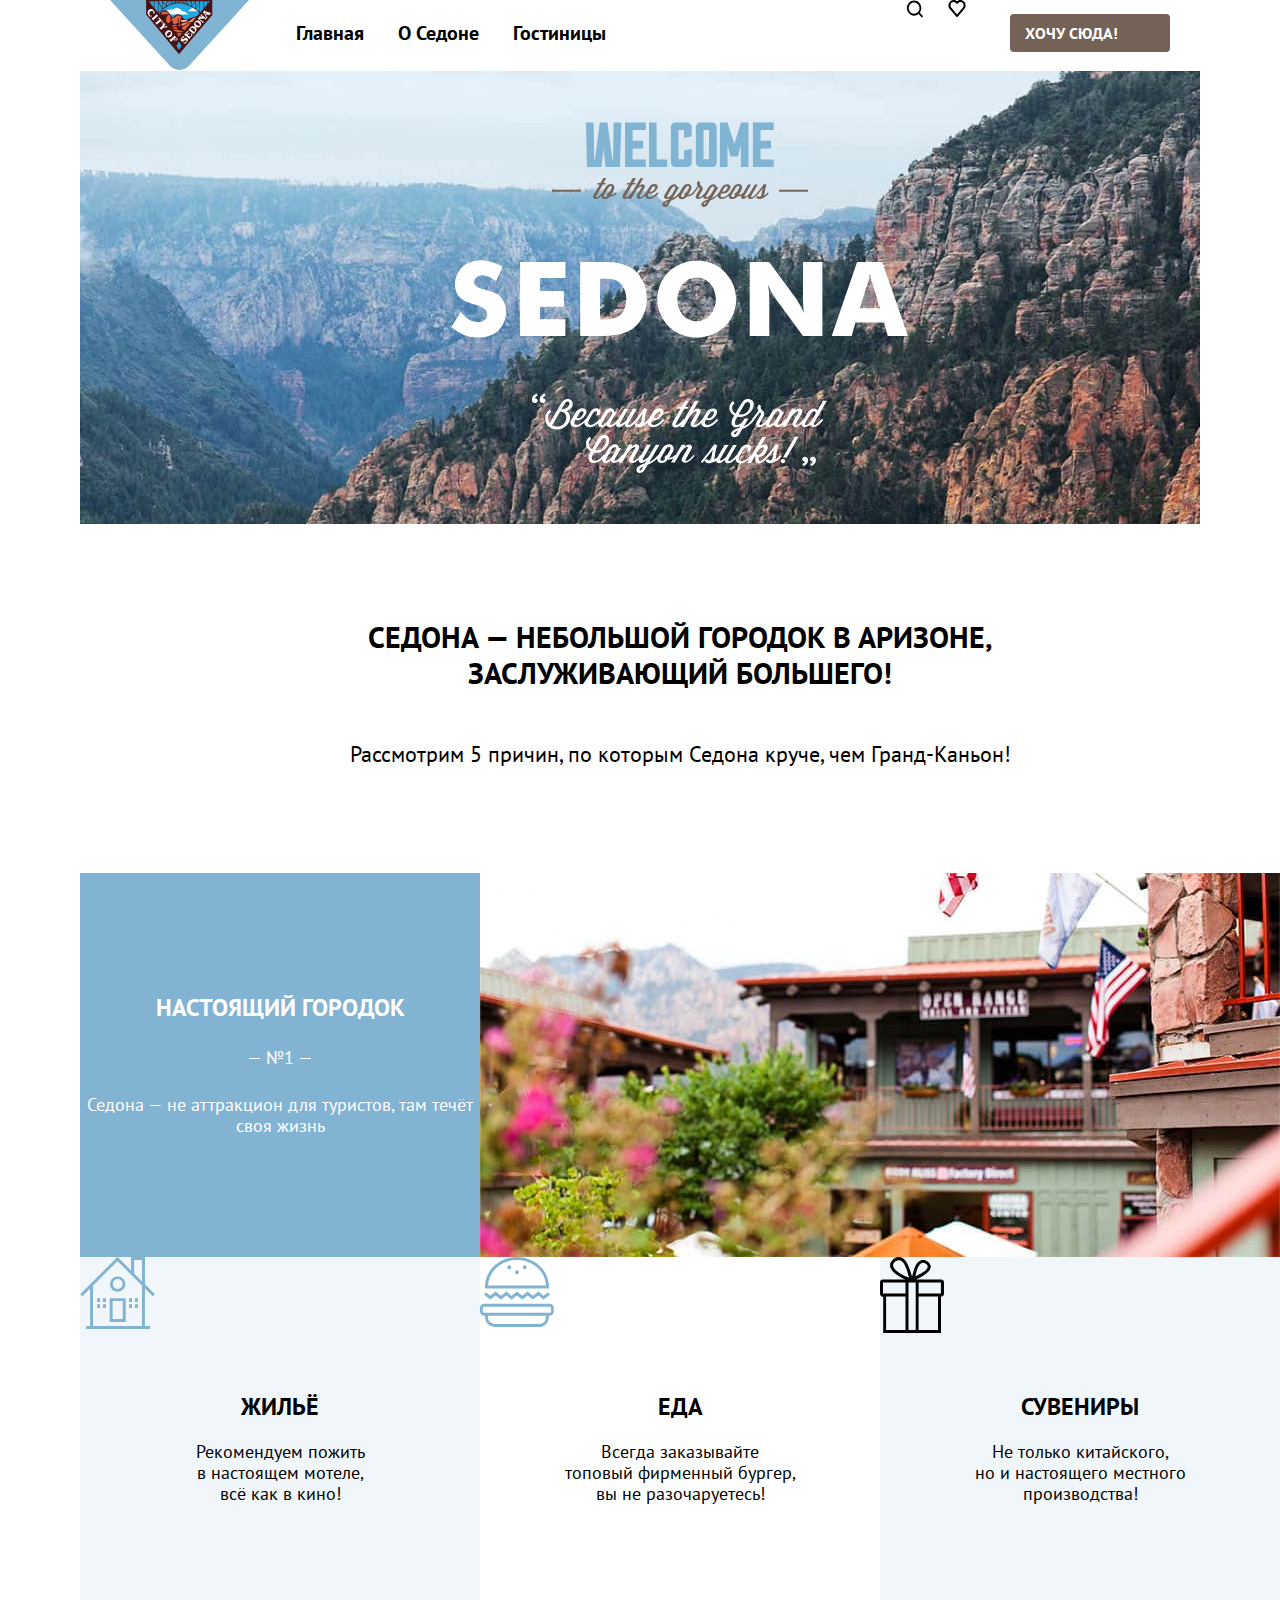
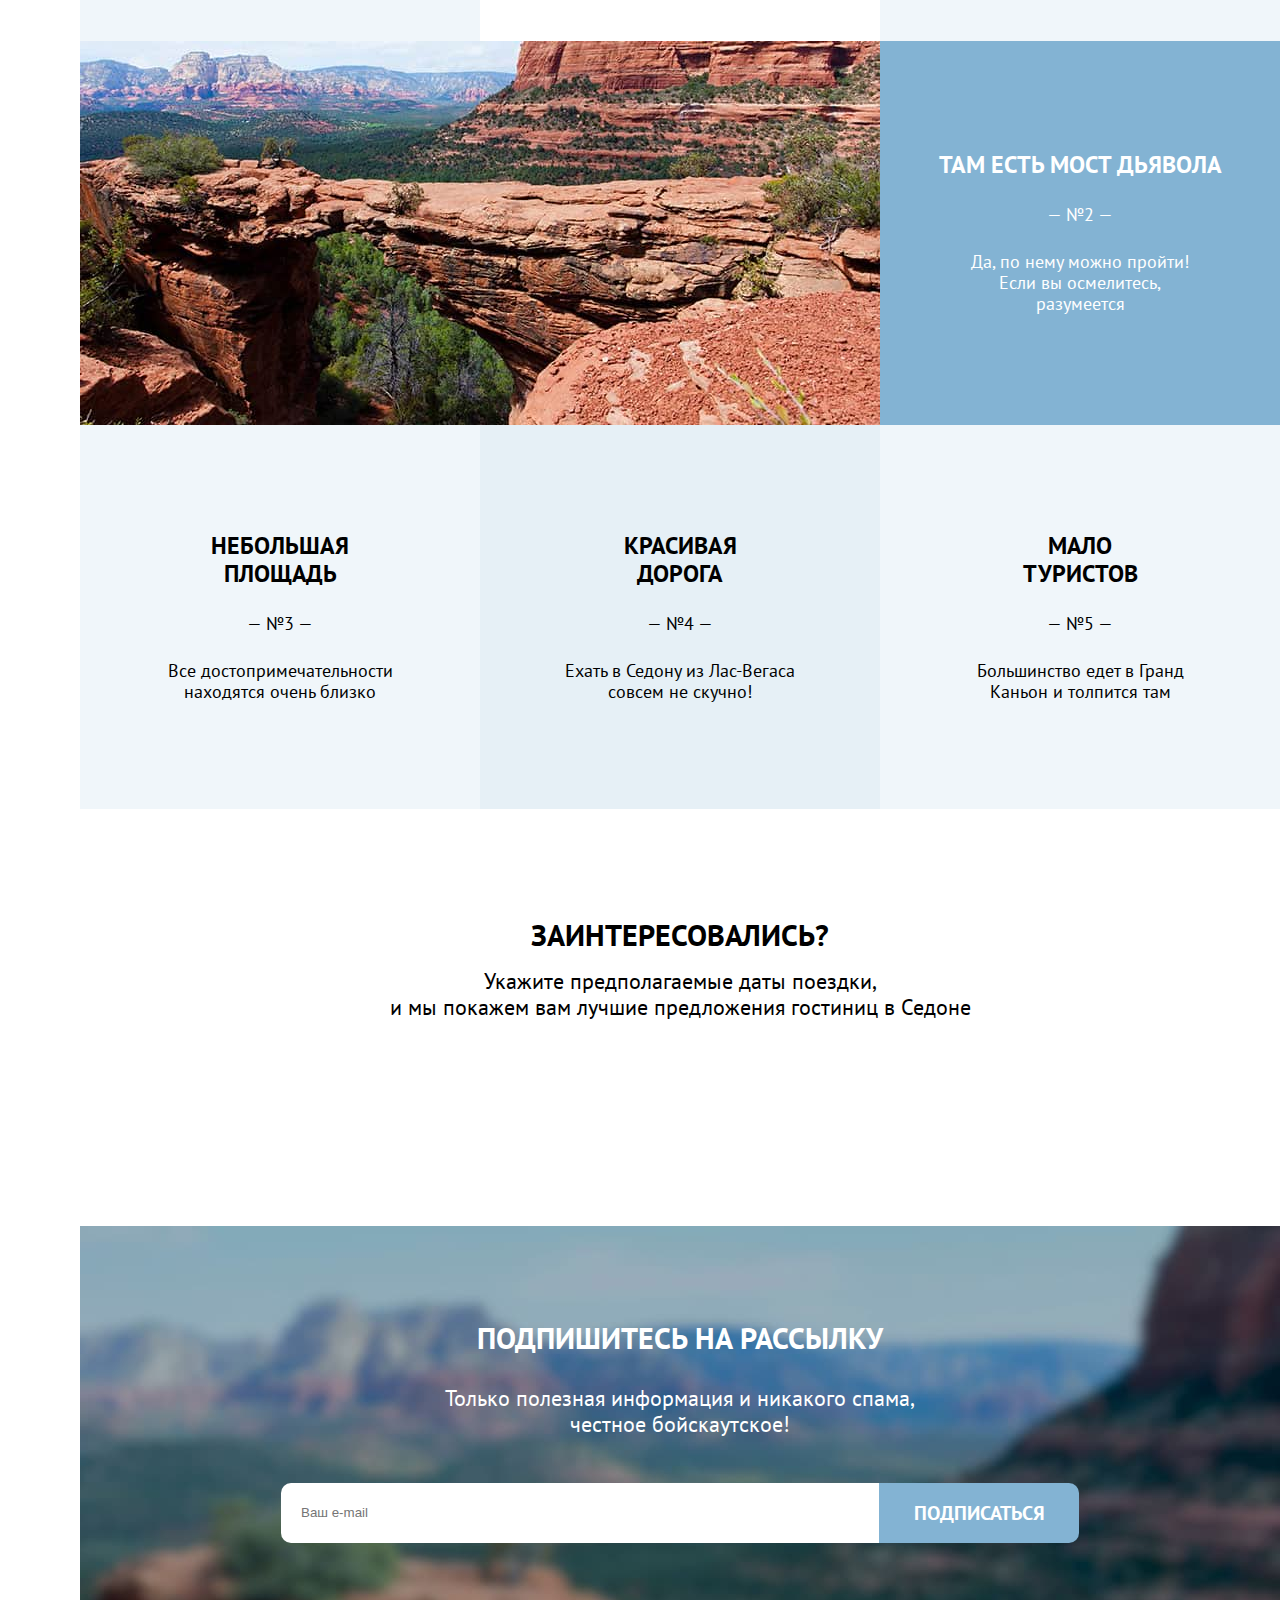
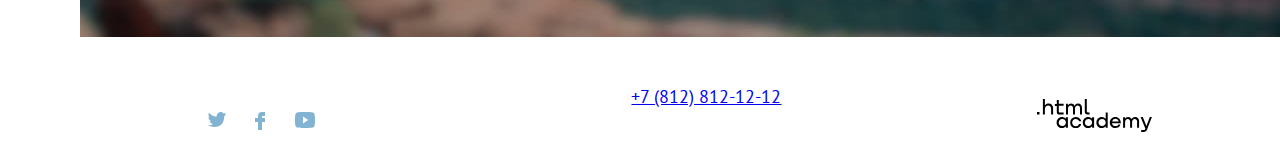
<file: index.html>
<!DOCTYPE html>
<html lang="ru">

<head>
  <meta charset="utf-8">
  <title>HTML Academy: Седона</title>
  <link rel="stylesheet" href="styles/styles.css">
</head>

<body>
  <header class="page-header">
    <img class="logo" src="images/logos/sedona-logo.svg" width="139" height="70" alt="Логотип Седона">
    <nav class="navigation">
      <ul class="navigation-list">
        <li class="navigation-item">
          <a class="navigation-link" href="index.html">Главная</a>
        </li>
        <li class="navigation-item">
          <a class="navigation-link" href="#">О Седоне</a>
        </li>
        <li class="navigation-item">
          <a class="navigation-link" href="catalog.html">Гостиницы</a>
        </li>

      </ul>
      <ul class="navigation-list navigation-user">
        <li class="navigation-item">
          <a class="navigation-link" href="#">
            <span class="visually-hidden">Поиск</span>
          </a>
        </li>
        <li class="navigation-item">
          <a class="navigation-link" href="#">
            <span class="visually-hidden">Избранное<sup>12</sup></span>
          </a>
        </li>
        <li class="navigation-item">
          <a class="button navigation-link-button" href="#">Хочу сюда!</a>
        </li>
      </ul>
    </nav>
  </header>
  <main class="main-container main-index">
    <div class="page-container">
      <h1 class="visually-hidden">Седона</h1>
      <img class="welcome-logo" src="images/logos/welcome.svg" width="458" height="352" alt="Добро пожаловать в Седону">
      <section class="advantages">
        <div class="advantages-header">
          <h2 class="advantages-title">Седона — небольшой городок в Аризоне,<br> заслуживающий большего!</h2>
          <p class="advantages-discription">Рассмотрим 5 причин, по которым Седона круче, чем Гранд-Каньон!</p>
        </div>
        <h2 class="visually-hidden">Преимущества</h2>
        <ul class="advantages-list">
          <li class="advantages-item">
            <div class="advantages-wrapper">
              <h3 class="advantages-title">Настоящий городок</h3>
              <p class="advantages-number">— №1 —</p>
              <p class="advantages-description">Седона — не аттракцион для туристов, там течёт
                своя жизнь</p>
            </div>
            <img class="town_photo-1" src="images/content pic/town_photo-1.jpg" width="800" height="384"
              alt="Фотография города Седона">

          </li>
          <li class="advantages-item">
            <h3 class="advantages-title">Жильё</h3>
            <p class="advantages-description">Рекомендуем пожить<br>
              в настоящем мотеле,<br> всё как в кино!</p>
          </li>
          <li class="advantages-item">
            <h3 class="advantages-title">Еда</h3>
            <p class="advantages-description">Всегда заказывайте<br>
              топовый фирменный бургер,<br> вы не разочаруетесь!</p>
          </li>
          <li class="advantages-item">
            <h3 class="advantages-title">Сувениры</h3>
            <p class="advantages-description">Не только китайского,<br>
              но и настоящего местного<br> производства!</p>
          </li>
          <li class="advantages-item">
            <img class="town_photo-2" src="images/content pic/town_photo-2.jpg" width="800" height="384"
              alt="Фотография тропы мост дьявола">
            <div class="advantages-wrapper">
              <h3 class="advantages-title">Там есть мост дьявола</h3>
              <p class="advantages-number">— №2 —</p>
              <p class="advantages-description">Да, по нему можно пройти!<br> Если вы осмелитесь,<br> разумеется</p>
            </div>
          </li>
          <li class="advantages-item">
            <h3 class="advantages-title">Небольшая<br> площадь</h3>
            <p class="advantages-number">— №3 —</p>
            <p class="advantages-description">Все достопримечательности<br> находятся очень близко</p>
          </li>
          <li class="advantages-item">
            <h3 class="advantages-title">Красивая<br> дорога</h3>
            <p class="advantages-number">— №4 —</p>
            <p class="advantages-description">Ехать в Седону из Лас-Вегаса<br> совсем не скучно!</p>
          </li>
          <li class="advantages-item">
            <h3 class="advantages-title">Мало<br> туристов</h3>
            <p class="advantages-number">— №5 —</p>
            <p class="advantages-description">Большинство едет в Гранд<br> Каньон и толпится там</p>
          </li>
        </ul>
      </section>
      <section class="hotel-search">
        <h2 class="hotel-search-title">Заинтересовались?</h2>
        <p class="hotel-search-description">Укажите предполагаемые даты поездки,<br>
          и мы покажем вам лучшие предложения гостиниц в Седоне
        </p>
        <a class="button hotel-search-button" href="catalog.html">Поиск гостиницы в Седоне</a>
      </section>
      <section class="subscribe">
        <h2 class="subscribe-title">Подпишитесь на рассылку</h2>
        <p class="subscribe-description">Только полезная информация и никакого спама,<br>
          честное бойскаутское!</p>
        <form class="subscribe-form" action="https://echo.htmlacademy.ru/" method="post">
          <label for="subscribe-email">
            <input class="field" placeholder="Ваш e-mail" type="email" name="subscribe-email" id="subscribe-email"
              required>
          </label>
          <button class="button subscribe-button" type="submit">Подписаться</button>
        </form>
      </section>
    </div>
  </main>
  <footer class="page-footer">
    <div class="page-footer-container">
      <section class="footer-social">
        <h2 class="visually-hidden">Социальные сети</h2>
        <ul class="footer-list">
          <li class="footer-item">
            <a class="footer-link twitter-link" href="https://twitter.com/htmlacademy_ru">
              <span class="visually-hidden">Twitter</span>
            </a>
          </li>
          <li class="footer-item">
            <a class="footer-link facebook-link" href="https://facebook.com/htmlacademy">
              <span class="visually-hidden">Facebook</span>
            </a>
          </li>
          <li class="footer-item">
            <a class="footer-link youtube-link" href="https://youtube.com/c/HTMLAcademyRUS">
              <span class="visually-hidden">Youtube</span>
            </a>
          </li>
        </ul>
      </section>
      <a class="footer-contact-address-phone" href="tel:+78128121212">+7 (812) 812-12-12</a>
      <a class="htmlacademy-logo" href="https://htmlacademy.ru/">
        <img class="footer-htmlacademy-logo" src="images/logos/htmlacademy-logo.svg" width="115" height="33"
          alt="Логотип HTML Academy">
      </a>
    </div>
  </footer>

</body>

</html>
</file>
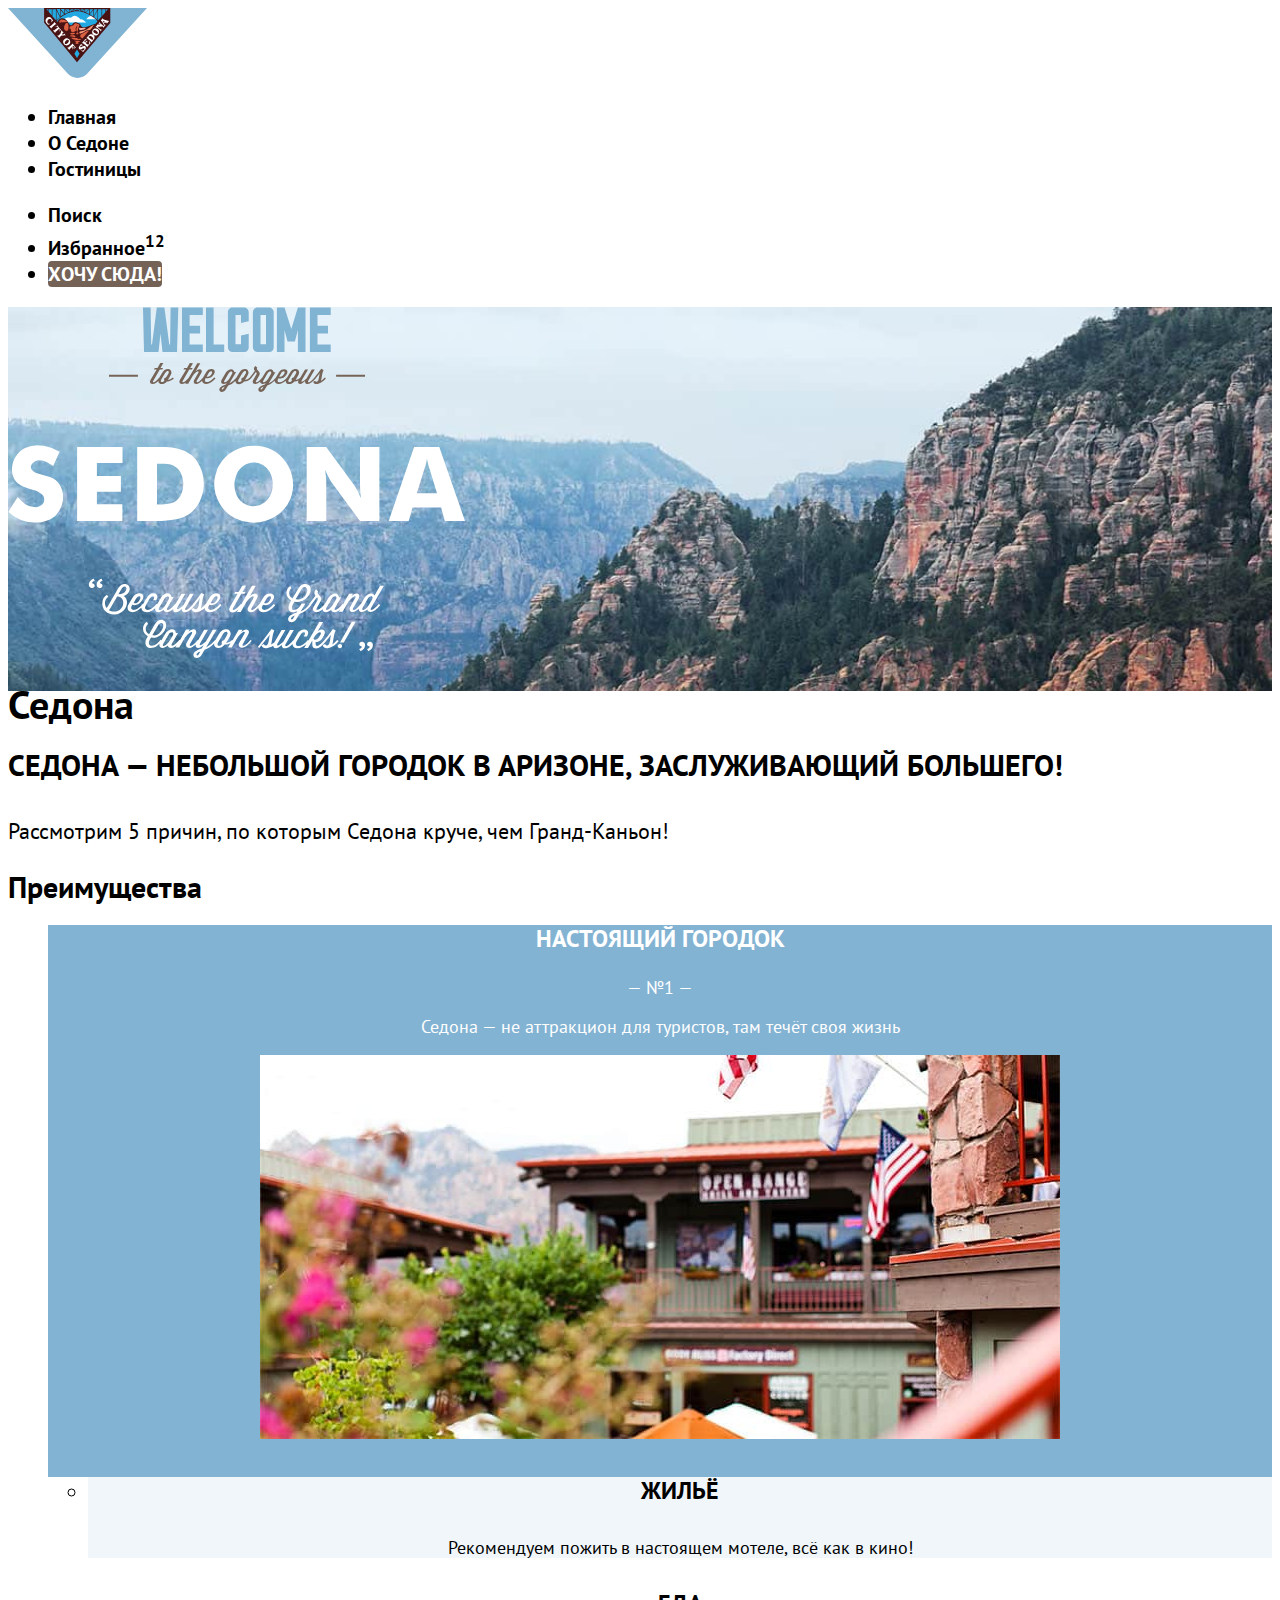
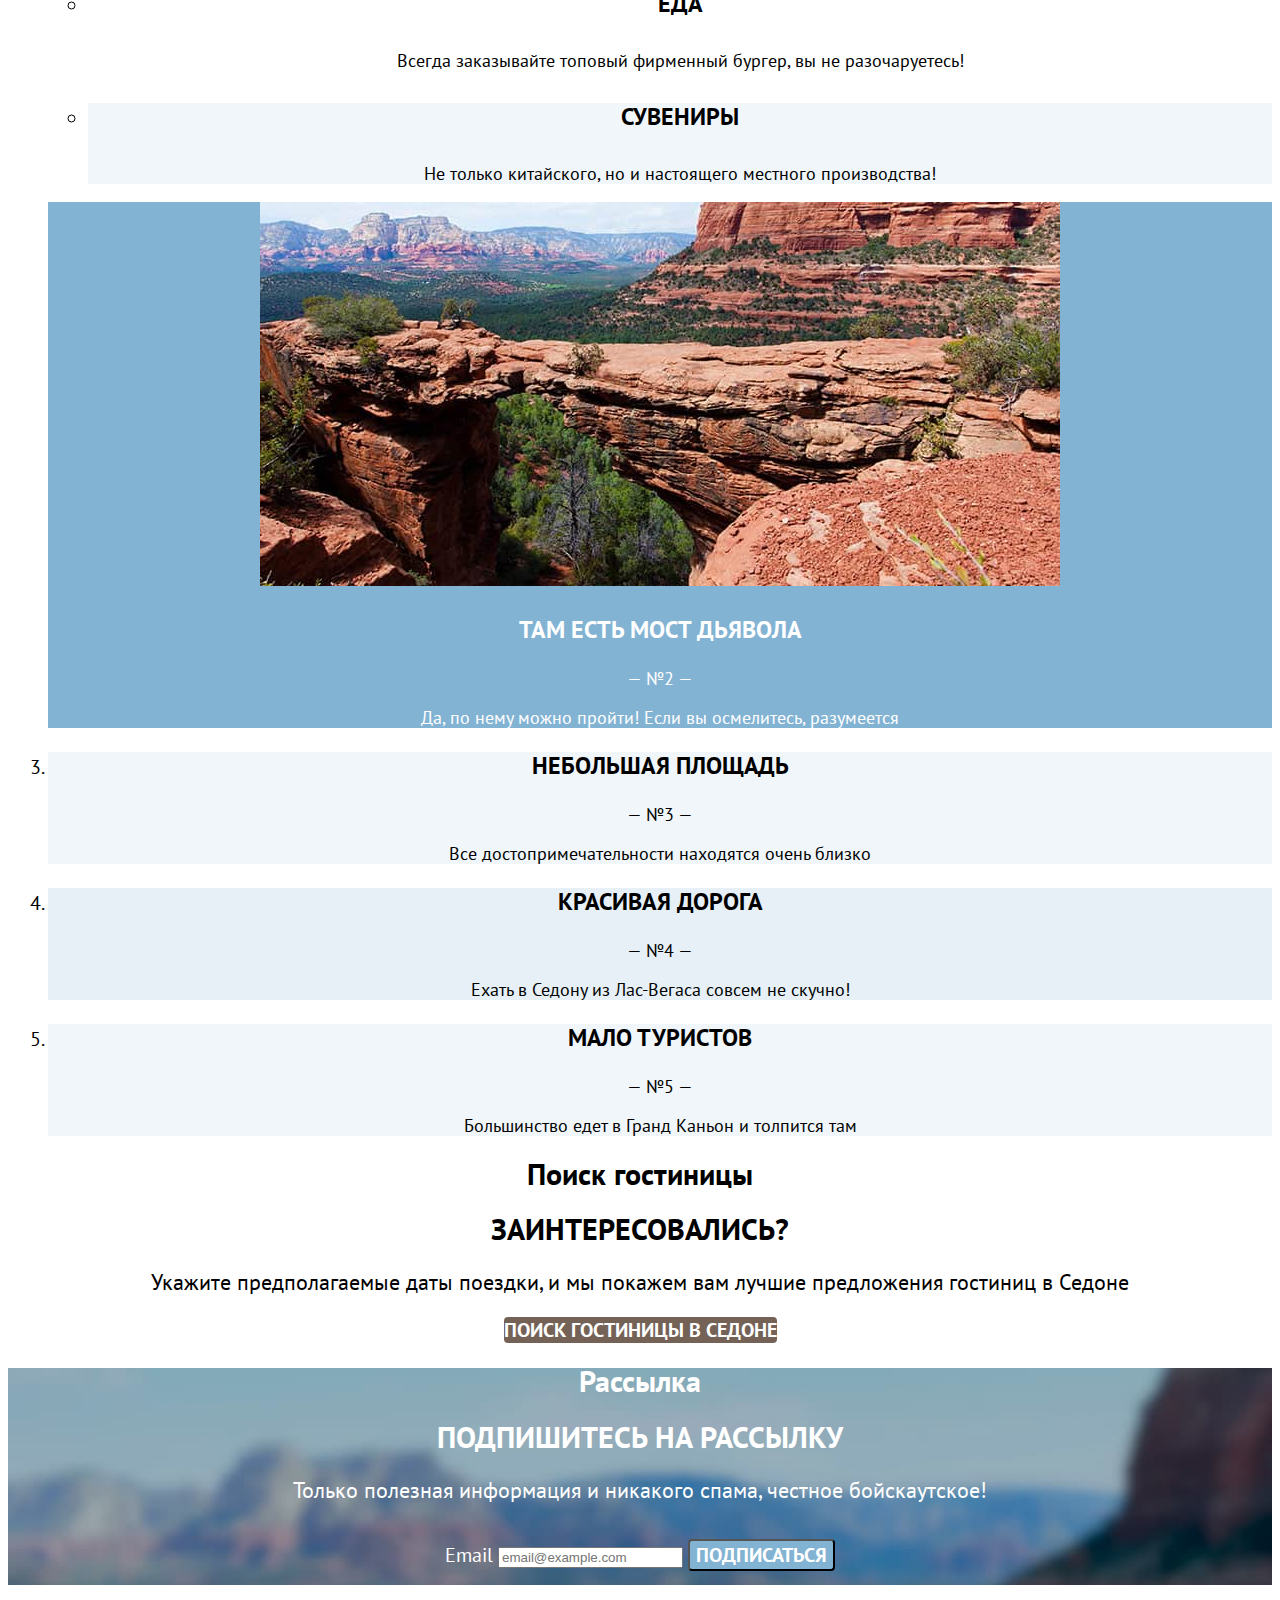
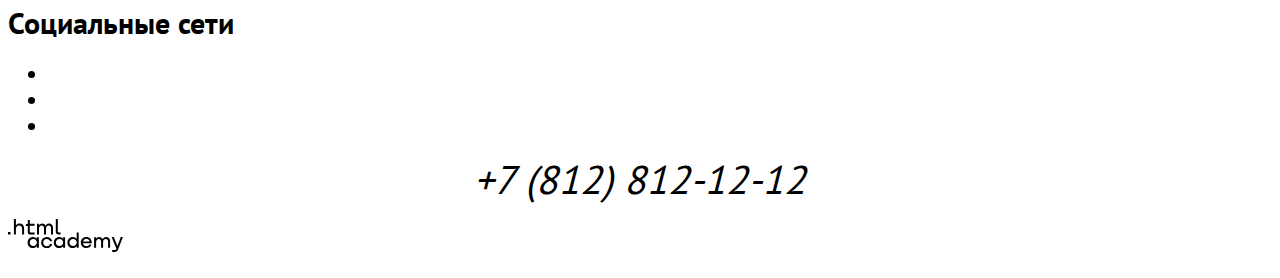
<file: 5/index.html>
<!DOCTYPE html>
<html lang="ru">

<head>
  <meta charset="utf-8">
  <title>HTML Academy: Седона</title>
  <link rel="stylesheet" href="styles/styles.css">
  <base href="https://htmlacademy-htmlcss.github.io/548411-sedona-33/5/">
</head>

<body>
  <header class="page-header">
    <img class="logo" src="images/logos/sedona-logo.svg" width="139" height="70" alt="Логотип Седона">
    <nav class="navigation">
      <ul class="navigation-list">
        <li class="navigation-item">
          <a class="navigation-link" href="#">Главная</a>
        </li>
        <li class="navigation-item">
          <a class="navigation-link" href="#">О Седоне</a>
        </li>
        <li class="navigation-item">
          <a class="navigation-link" href="catalog.html">Гостиницы</a>
        </li>

      </ul>
      <ul class="navigation-list">
        <li class="navigation-item">
          <a class="navigation-link" href="#">
            <span class="visually-hidden">Поиск</span>
          </a>
        </li>
        <li class="navigation-item">
          <a class="navigation-link" href="#">
            <span class="visually-hidden">Избранное<sup>12</sup></span>
          </a>
        </li>
        <li class="navigation-item">
          <a class="button navigation-link-button" href="#">Хочу сюда!</a>
        </li>
      </ul>
    </nav>
  </header>
  <main class="main-index">
    <section class="welcome">
      <img class="welcome-logo" src="images/logos/welcome.svg" width="458" height="352" alt="Добро пожаловать в Седону">
      <div class="welcome-sedona">
        <h1 class="visually-hidden">Седона</h1>
        <p class="welcome-header-text">Седона — небольшой городок в Аризоне, заслуживающий большего!</p>
        <p class="welcome-reasones-text">Рассмотрим 5 причин, по которым Седона круче, чем Гранд-Каньон!</p>
      </div>
    </section>
    <section class="advantages">
      <h2 class="visually-hidden">Преимущества</h2>
      <ol class="advantages-list">
        <li class="advantages-item">
          <h3 class="advantages-title">Настоящий городок</h3>
          <p class="advantages-description">— №1 —</p>
          <p class="advantages-description">Седона — не аттракцион для туристов, там течёт
            своя жизнь</p>
          <img class="town_photo-1" src="images/content pic/town_photo-1.jpg" width="800" height="384"
            alt="Фотография города Седона">
          <ul class="advantages-inserted-list">
            <li class="advantages-inserted-item">
              <h4 class="advantages-title">Жильё</h4>
              <p class="advantages-description">Рекомендуем пожить
                в настоящем мотеле, всё как в кино!</p>
            </li>
            <li class="advantages-inserted-item">
              <h4 class="advantages-title">Еда</h4>
              <p class="advantages-description">Всегда заказывайте
                топовый фирменный бургер, вы не разочаруетесь!</p>
            </li>
            <li class="advantages-inserted-item">
              <h4 class="advantages-title">Сувениры</h4>
              <p class="advantages-description">Не только китайского,
                но и настоящего местного производства!</p>
            </li>
          </ul>
        </li>
        <li class="advantages-item">
          <img class="town_photo-2" src="images/content pic/town_photo-2.jpg" width="800" height="384"
            alt="Фотография тропы мост дьявола">
          <h3 class="advantages-title">Там есть мост дьявола</h3>
          <p class="advantages-description">— №2 —</p>
          <p class="advantages-description">Да, по нему можно пройти! Если вы осмелитесь, разумеется</p>
        </li>
        <li class="advantages-item">
          <h3 class="advantages-title">Небольшая площадь</h3>
          <p class="advantages-description">— №3 —</p>
          <p class="advantages-description">Все достопримечательности
            находятся очень близко</p>
        </li>
        <li class="advantages-item">
          <h3 class="advantages-title">Красивая дорога</h3>
          <p class="advantages-description">— №4 —</p>
          <p class="advantages-description">Ехать в Седону из Лас-Вегаса совсем не скучно!</p>
        </li>
        <li class="advantages-item">
          <h3 class="advantages-title">Мало туристов</h3>
          <p class="advantages-description">— №5 —</p>
          <p class="advantages-description">Большинство едет в Гранд Каньон и толпится там</p>
        </li>
      </ol>
    </section>
    <section class="hotel-search">
      <h2 class="visually-hidden">Поиск гостиницы</h2>
      <span class="hotel-search-interest">Заинтересовались?</span>
      <p class="hotel-search-description">Укажите предполагаемые даты поездки,
        и мы покажем вам лучшие предложения гостиниц в Седоне
      </p>
      <a class="button hotel-search-button" href="catalog.html">Поиск гостиницы в Седоне</a>
    </section>
    <section class="subscribe">
      <h2 class="visually-hidden">Рассылка</h2>
      <span class="distribution-description">Подпишитесь на рассылку</span>
      <p class="subscribe-description">Только полезная информация и никакого спама,
        честное бойскаутское!</p>
      <form class="subscribe-form" action="https://echo.htmlacademy.ru/" method="post">
        <label for="subscribe-email">Email</label>
        <input class="field" placeholder="email@example.com" type="email" name="subscribe-email" id="subscribe-email"
          required>
        <button class="button subscribe-button" type="submit">
          <span class="subscribe-button">Подписаться</span>
        </button>
      </form>
    </section>
  </main>
  <footer class="page-footer">
    <section class="footer-social">
      <h2 class="visually-hidden">Социальные сети</h2>
      <ul class="footer-social-list">
        <li class="footer-social-item">
          <a class="button" href="https://twitter.com/htmlacademy_ru">
            <span class="visually-hidden">Twitter</span>
          </a>
        </li>
        <li class="footer-social-item">
          <a class="button" href="https://facebook.com/htmlacademy">
            <span class="visually-hidden">Facebook</span>
          </a>
        </li>
        <li class="footer-social-item">
          <a class="button" href="https://youtube.com/c/HTMLAcademyRUS">
            <span class="visually-hidden">Youtube</span>
          </a>
        </li>
      </ul>
    </section>
    <address class="footer-contact-address">
      <a class="footer-contact-address-phone" href="tel:+78128121212">+7 (812) 812-12-12</a>
    </address>
    <p class="footer-logo">
      <a class="logo_htmlacademy-link" href="https://htmlacademy.ru/">
        <img class="footer-logo_htmlacademy" src="images/logos/htmlacademy-logo.svg" width="115" height="33"
          alt="Логотип HTML Academy">
      </a>
    </p>
  </footer>
</body>

</html>
</file>
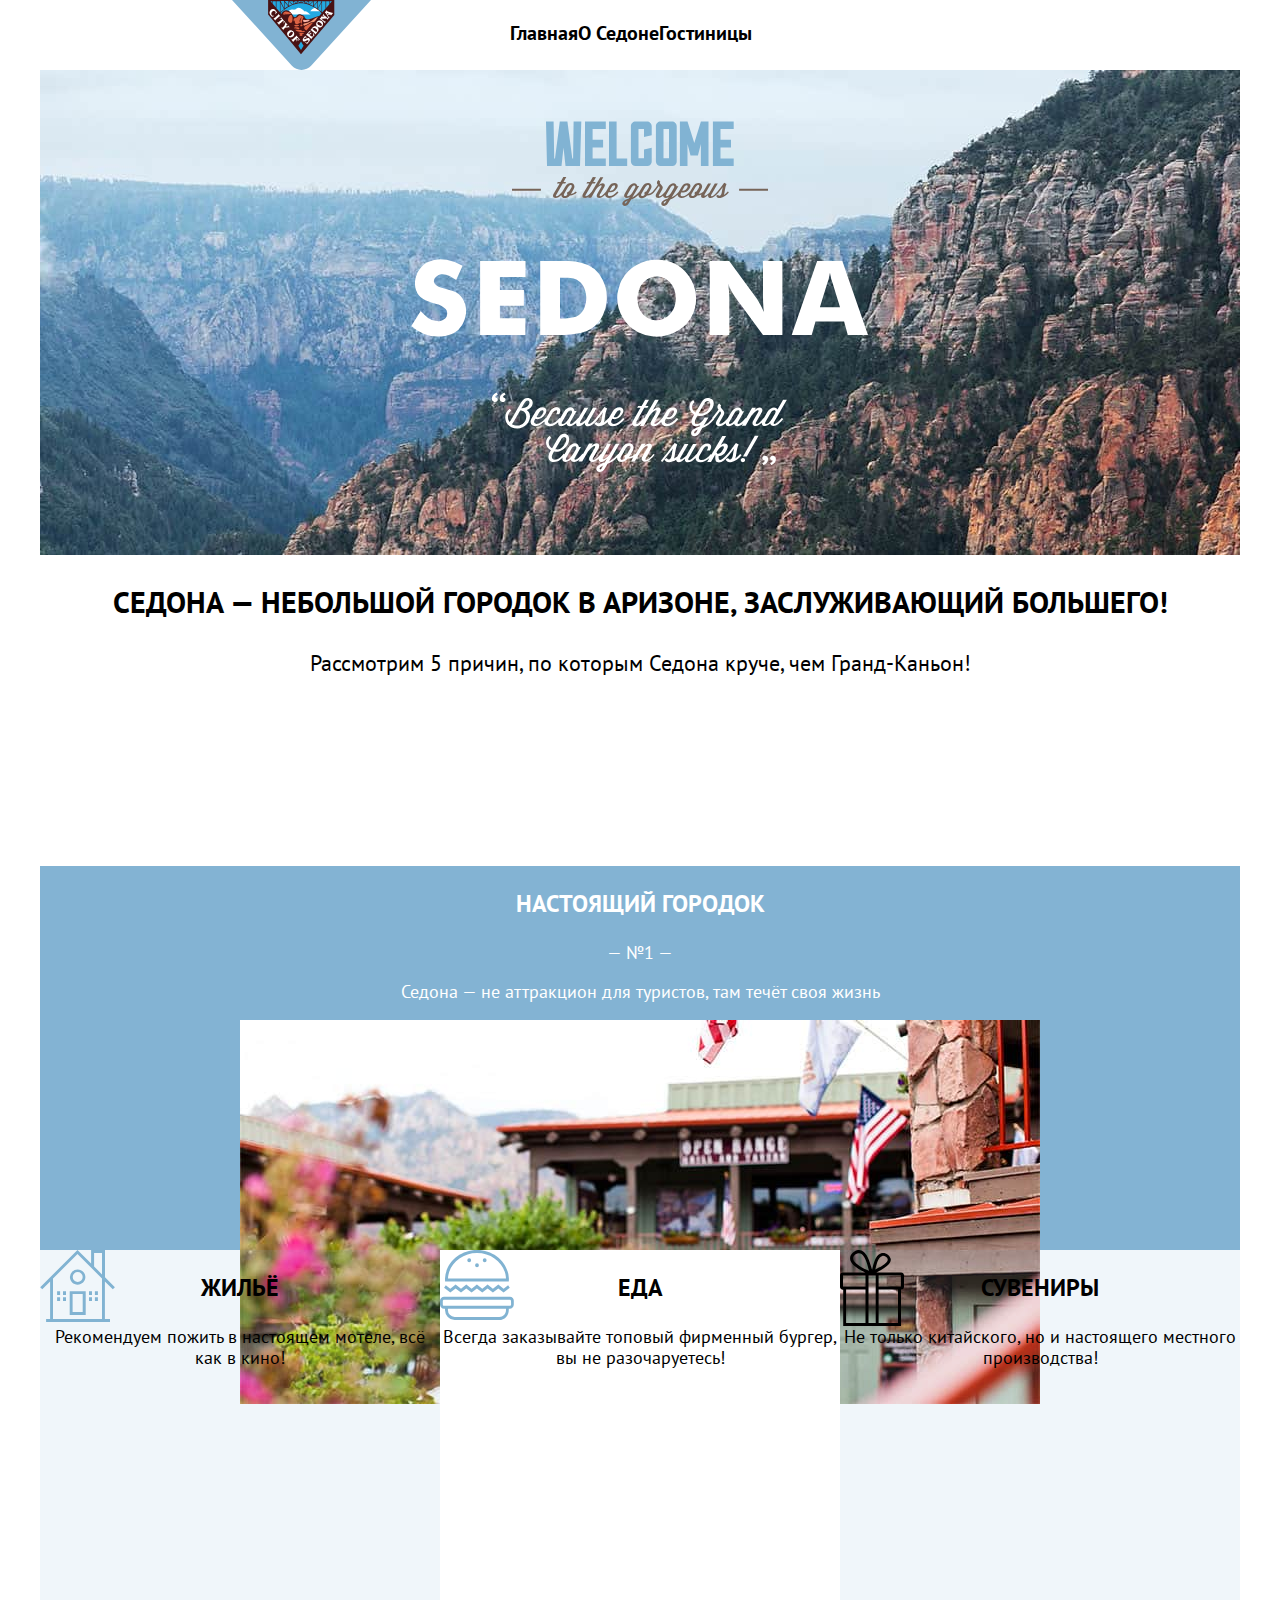
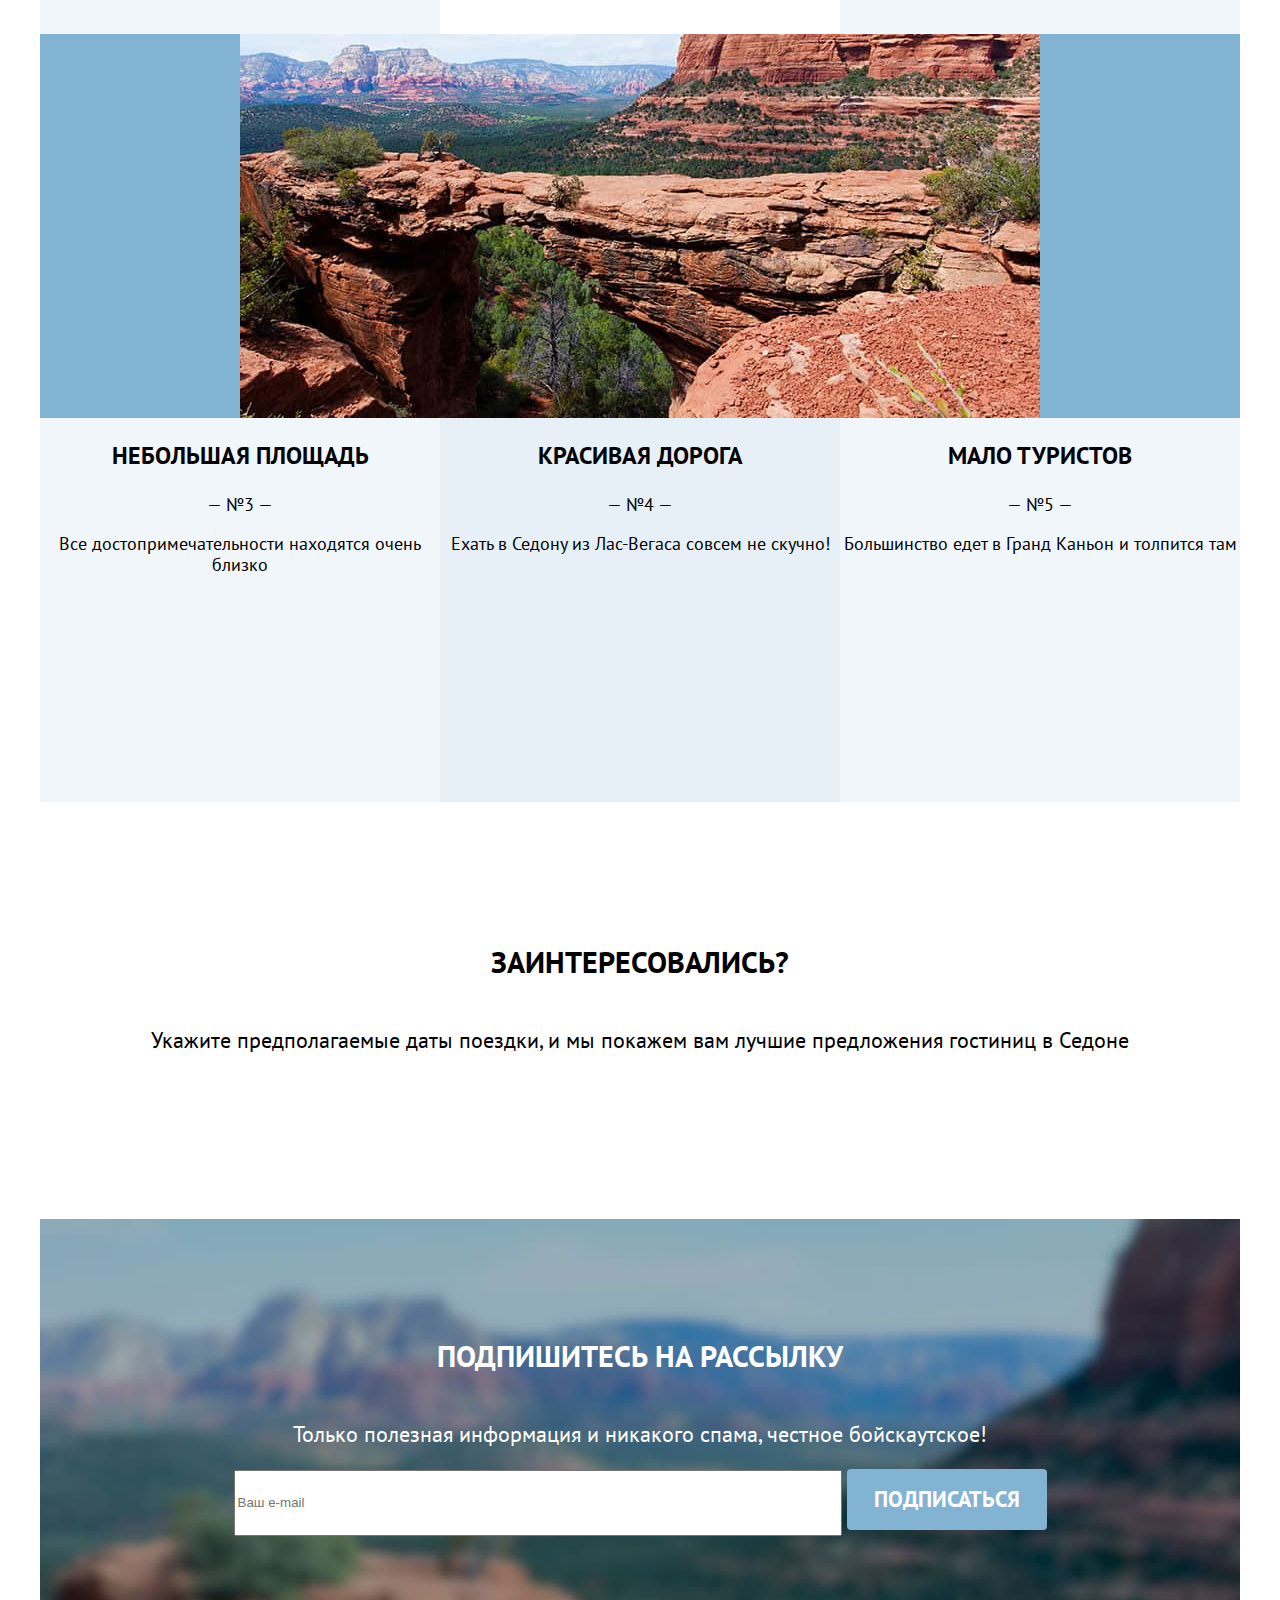
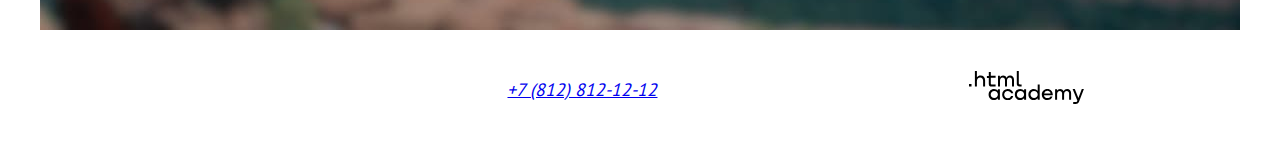
<file: 6/index.html>
<!DOCTYPE html>
<html lang="ru">

<head>
  <meta charset="utf-8">
  <title>HTML Academy: Седона</title>
  <link rel="stylesheet" href="styles/styles.css">
  <base href="https://htmlacademy-htmlcss.github.io/548411-sedona-33/6/">
</head>

<body>
  <header class="page-header">
    <img class="logo" src="images/logos/sedona-logo.svg" width="139" height="70" alt="Логотип Седона">
    <nav class="navigation">
      <ul class="navigation-list">
        <li class="navigation-item">
          <a class="navigation-link" href="index.html">Главная</a>
        </li>
        <li class="navigation-item">
          <a class="navigation-link" href="#">О Седоне</a>
        </li>
        <li class="navigation-item">
          <a class="navigation-link" href="catalog.html">Гостиницы</a>
        </li>

      </ul>
      <ul class="navigation-list navigation-user">
        <li class="navigation-item">
          <a class="navigation-link" href="#">
            <span class="visually-hidden">Поиск</span>
          </a>
        </li>
        <li class="navigation-item">
          <a class="navigation-link" href="#">
            <span class="visually-hidden">Избранное<sup>12</sup></span>
          </a>
        </li>
        <li class="navigation-item">
          <a class="button navigation-link-button" href="#">Хочу сюда!</a>
        </li>
      </ul>
    </nav>
  </header>
  <main class="main-container main-index">
    <div class="page-container">
      <h1 class="visually-hidden">Седона</h1>
      <img class="welcome-logo" src="images/logos/welcome.svg" width="458" height="352" alt="Добро пожаловать в Седону">
      <section class="advantages">
        <div class="advantages-header">
          <h2 class="advantages-title">Седона — небольшой городок в Аризоне, заслуживающий большего!</h2>
          <p class="advantages-discription">Рассмотрим 5 причин, по которым Седона круче, чем Гранд-Каньон!</p>
        </div>
        <h2 class="visually-hidden">Преимущества</h2>
        <ul class="advantages-list">
          <li class="advantages-item">
            <h3 class="advantages-title">Настоящий городок</h3>
            <p class="advantages-number">— №1 —</p>
            <p class="advantages-description">Седона — не аттракцион для туристов, там течёт
              своя жизнь</p>
            <img class="town_photo-1" src="images/content pic/town_photo-1.jpg" width="800" height="384"
              alt="Фотография города Седона">
          </li>
          <li class="advantages-item">
            <h3 class="advantages-title">Жильё</h3>
            <p class="advantages-description">Рекомендуем пожить
              в настоящем мотеле, всё как в кино!</p>
          </li>
          <li class="advantages-item">
            <h3 class="advantages-title">Еда</h3>
            <p class="advantages-description">Всегда заказывайте
              топовый фирменный бургер, вы не разочаруетесь!</p>
          </li>
          <li class="advantages-item">
            <h3 class="advantages-title">Сувениры</h3>
            <p class="advantages-description">Не только китайского,
              но и настоящего местного производства!</p>
          </li>
          <li class="advantages-item">
            <img class="town_photo-2" src="images/content pic/town_photo-2.jpg" width="800" height="384"
              alt="Фотография тропы мост дьявола">
            <h3 class="advantages-title">Там есть мост дьявола</h3>
            <p class="advantages-number">— №2 —</p>
            <p class="advantages-description">Да, по нему можно пройти! Если вы осмелитесь, разумеется</p>
          </li>
          <li class="advantages-item">
            <h3 class="advantages-title">Небольшая площадь</h3>
            <p class="advantages-number">— №3 —</p>
            <p class="advantages-description">Все достопримечательности
              находятся очень близко</p>
          </li>
          <li class="advantages-item">
            <h3 class="advantages-title">Красивая дорога</h3>
            <p class="advantages-number">— №4 —</p>
            <p class="advantages-description">Ехать в Седону из Лас-Вегаса совсем не скучно!</p>
          </li>
          <li class="advantages-item">
            <h3 class="advantages-title">Мало туристов</h3>
            <p class="advantages-number">— №5 —</p>
            <p class="advantages-description">Большинство едет в Гранд Каньон и толпится там</p>
          </li>
        </ul>
      </section>
      <section class="hotel-search">
        <h2 class="hotel-search-title">Заинтересовались?</h2>
        <p class="hotel-search-description">Укажите предполагаемые даты поездки,
          и мы покажем вам лучшие предложения гостиниц в Седоне
        </p>
        <a class="button hotel-search-button" href="catalog.html">Поиск гостиницы в Седоне</a>
      </section>
      <section class="subscribe">
        <h2 class="subscribe-title">Подпишитесь на рассылку</h2>
        <p class="subscribe-description">Только полезная информация и никакого спама,
          честное бойскаутское!</p>
        <form class="subscribe-form" action="https://echo.htmlacademy.ru/" method="post">
          <label for="subscribe-email">
            <input class="field" placeholder="Ваш e-mail" type="email" name="subscribe-email" id="subscribe-email"
              required>
          </label>
          <button class="button subscribe-button" type="submit">Подписаться</button>
        </form>
      </section>
    </div>
  </main>
  <footer class="page-footer">
    <div class="page-footer-container">
      <section class="footer-social">
        <h2 class="visually-hidden">Социальные сети</h2>
        <ul class="footer-list">
          <li class="footer-item">
            <a class="footer-link" href="https://twitter.com/htmlacademy_ru">
              <span class="visually-hidden">Twitter</span>
            </a>
          </li>
          <li class="footer-item">
            <a class="footer-link" href="https://facebook.com/htmlacademy">
              <span class="visually-hidden">Facebook</span>
            </a>
          </li>
          <li class="footer-item">
            <a class="footer-link" href="https://youtube.com/c/HTMLAcademyRUS">
              <span class="visually-hidden">Youtube</span>
            </a>
          </li>
        </ul>
      </section>
      <address class="footer-contact-address">
        <a class="footer-contact-address-phone" href="tel:+78128121212">+7 (812) 812-12-12</a>
      </address>
      <p class="footer-logo">
        <a class="htmlacademy-logo" href="https://htmlacademy.ru/">
          <img class="footer-htmlacademy-logo" src="images/logos/htmlacademy-logo.svg" width="115" height="33"
            alt="Логотип HTML Academy">
        </a>
      </p>
    </div>
  </footer>

</body>

</html>
</file>
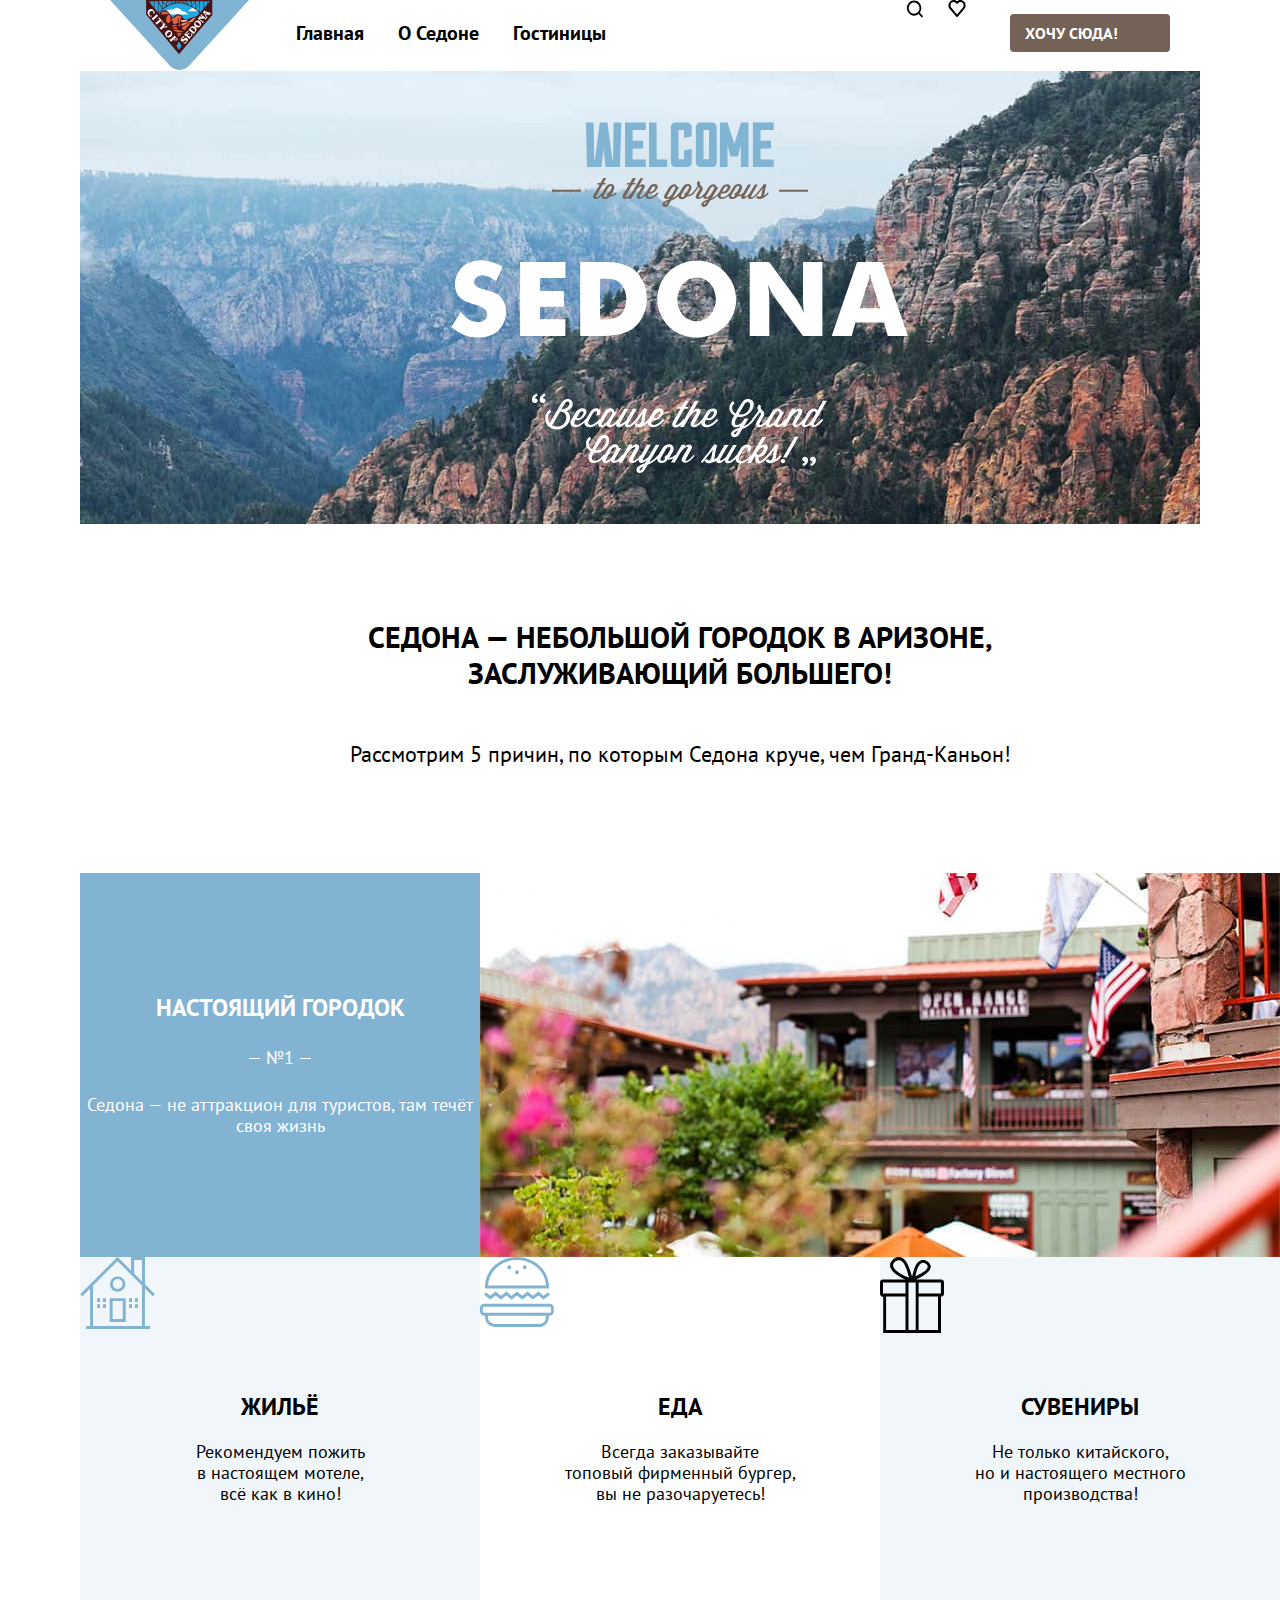
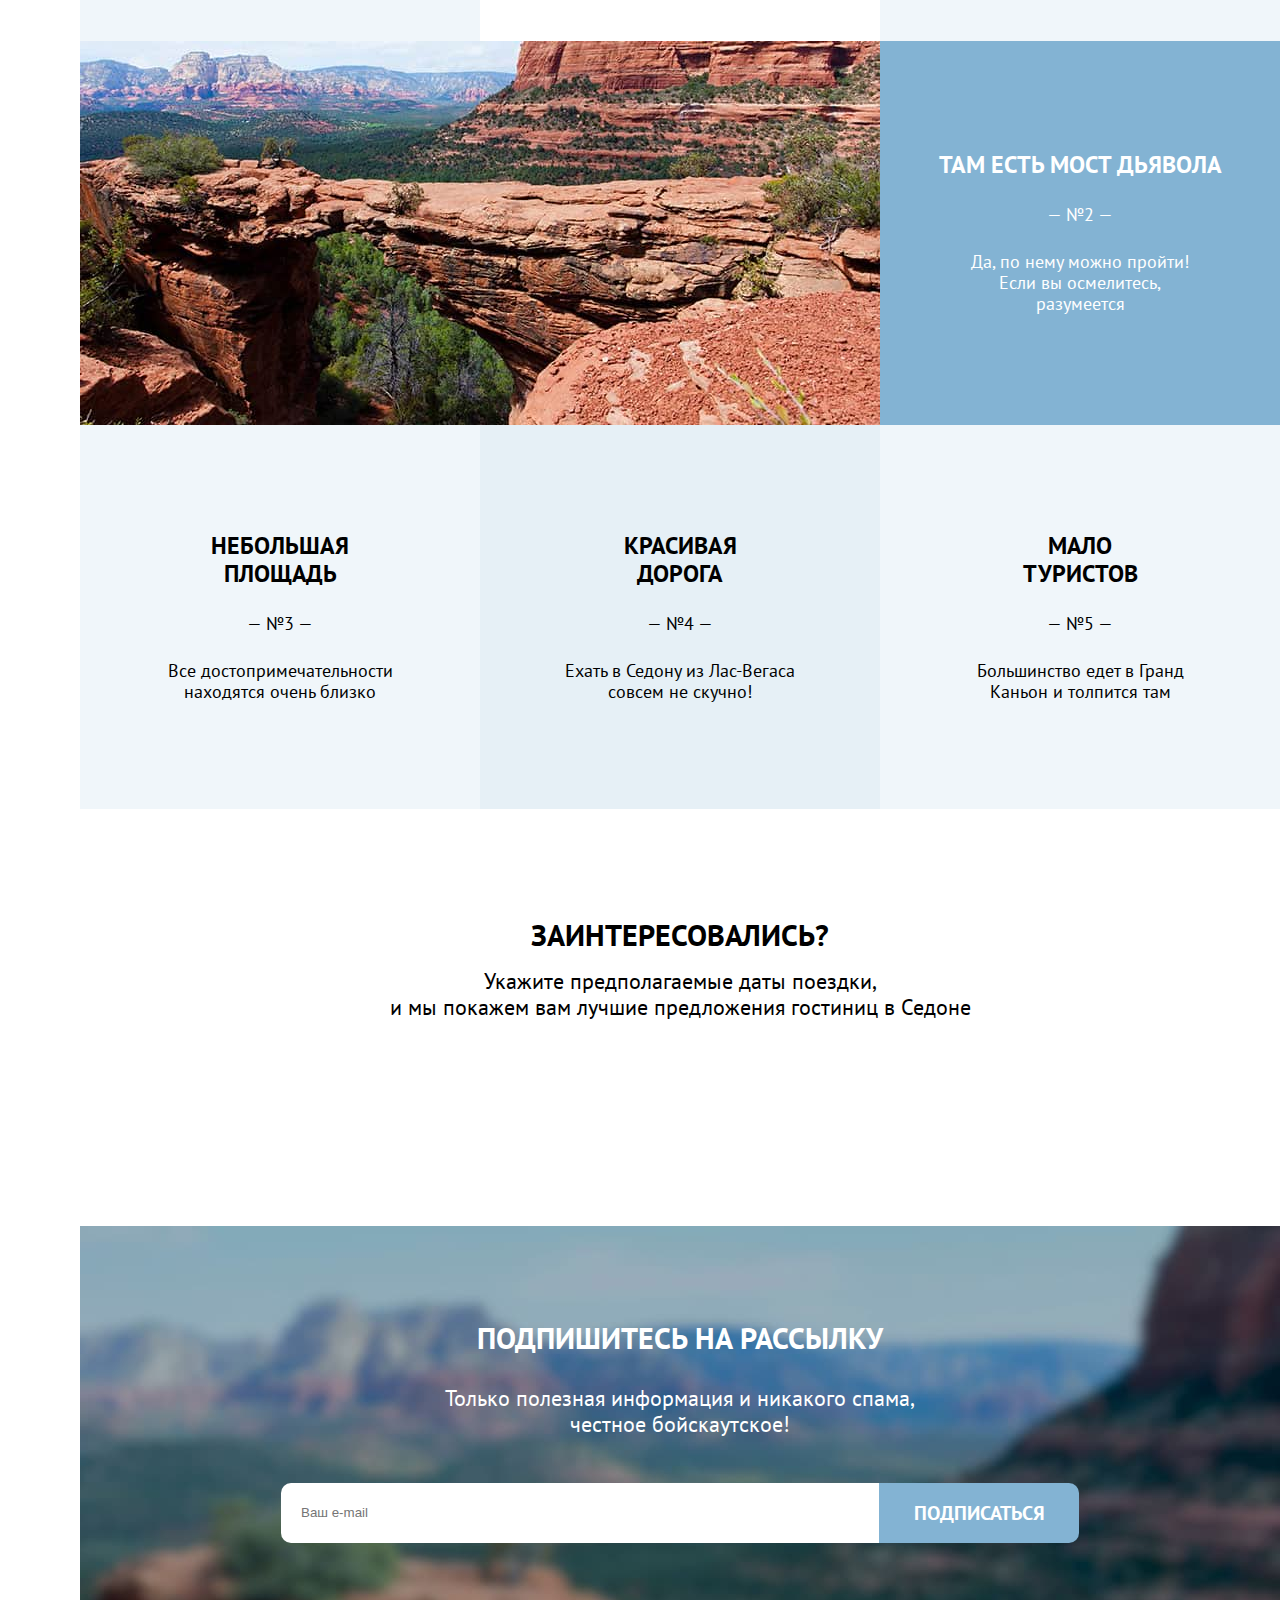
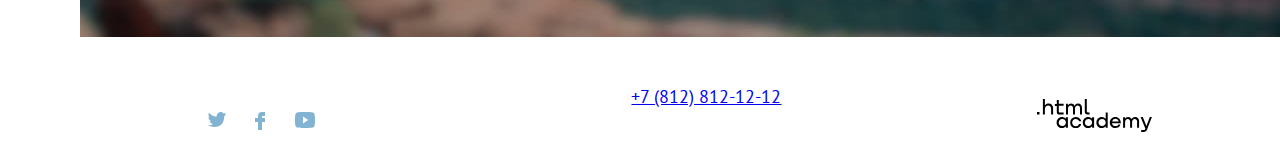
<file: 7/index.html>
<!DOCTYPE html>
<html lang="ru">

<head>
  <meta charset="utf-8">
  <title>HTML Academy: Седона</title>
  <link rel="stylesheet" href="styles/styles.css">
  <base href="https://htmlacademy-htmlcss.github.io/548411-sedona-33/7/">
</head>

<body>
  <header class="page-header">
    <img class="logo" src="images/logos/sedona-logo.svg" width="139" height="70" alt="Логотип Седона">
    <nav class="navigation">
      <ul class="navigation-list">
        <li class="navigation-item">
          <a class="navigation-link" href="index.html">Главная</a>
        </li>
        <li class="navigation-item">
          <a class="navigation-link" href="#">О Седоне</a>
        </li>
        <li class="navigation-item">
          <a class="navigation-link" href="catalog.html">Гостиницы</a>
        </li>

      </ul>
      <ul class="navigation-list navigation-user">
        <li class="navigation-item">
          <a class="navigation-link" href="#">
            <span class="visually-hidden">Поиск</span>
          </a>
        </li>
        <li class="navigation-item">
          <a class="navigation-link" href="#">
            <span class="visually-hidden">Избранное<sup>12</sup></span>
          </a>
        </li>
        <li class="navigation-item">
          <a class="button navigation-link-button" href="#">Хочу сюда!</a>
        </li>
      </ul>
    </nav>
  </header>
  <main class="main-container main-index">
    <div class="page-container">
      <h1 class="visually-hidden">Седона</h1>
      <img class="welcome-logo" src="images/logos/welcome.svg" width="458" height="352" alt="Добро пожаловать в Седону">
      <section class="advantages">
        <div class="advantages-header">
          <h2 class="advantages-title">Седона — небольшой городок в Аризоне,<br> заслуживающий большего!</h2>
          <p class="advantages-discription">Рассмотрим 5 причин, по которым Седона круче, чем Гранд-Каньон!</p>
        </div>
        <h2 class="visually-hidden">Преимущества</h2>
        <ul class="advantages-list">
          <li class="advantages-item">
            <div class="advantages-wrapper">
              <h3 class="advantages-title">Настоящий городок</h3>
              <p class="advantages-number">— №1 —</p>
              <p class="advantages-description">Седона — не аттракцион для туристов, там течёт
                своя жизнь</p>
            </div>
            <img class="town_photo-1" src="images/content pic/town_photo-1.jpg" width="800" height="384"
              alt="Фотография города Седона">

          </li>
          <li class="advantages-item">
            <h3 class="advantages-title">Жильё</h3>
            <p class="advantages-description">Рекомендуем пожить<br>
              в настоящем мотеле,<br> всё как в кино!</p>
          </li>
          <li class="advantages-item">
            <h3 class="advantages-title">Еда</h3>
            <p class="advantages-description">Всегда заказывайте<br>
              топовый фирменный бургер,<br> вы не разочаруетесь!</p>
          </li>
          <li class="advantages-item">
            <h3 class="advantages-title">Сувениры</h3>
            <p class="advantages-description">Не только китайского,<br>
              но и настоящего местного<br> производства!</p>
          </li>
          <li class="advantages-item">
            <img class="town_photo-2" src="images/content pic/town_photo-2.jpg" width="800" height="384"
              alt="Фотография тропы мост дьявола">
            <div class="advantages-wrapper">
              <h3 class="advantages-title">Там есть мост дьявола</h3>
              <p class="advantages-number">— №2 —</p>
              <p class="advantages-description">Да, по нему можно пройти!<br> Если вы осмелитесь,<br> разумеется</p>
            </div>
          </li>
          <li class="advantages-item">
            <h3 class="advantages-title">Небольшая<br> площадь</h3>
            <p class="advantages-number">— №3 —</p>
            <p class="advantages-description">Все достопримечательности<br> находятся очень близко</p>
          </li>
          <li class="advantages-item">
            <h3 class="advantages-title">Красивая<br> дорога</h3>
            <p class="advantages-number">— №4 —</p>
            <p class="advantages-description">Ехать в Седону из Лас-Вегаса<br> совсем не скучно!</p>
          </li>
          <li class="advantages-item">
            <h3 class="advantages-title">Мало<br> туристов</h3>
            <p class="advantages-number">— №5 —</p>
            <p class="advantages-description">Большинство едет в Гранд<br> Каньон и толпится там</p>
          </li>
        </ul>
      </section>
      <section class="hotel-search">
        <h2 class="hotel-search-title">Заинтересовались?</h2>
        <p class="hotel-search-description">Укажите предполагаемые даты поездки,<br>
          и мы покажем вам лучшие предложения гостиниц в Седоне
        </p>
        <a class="button hotel-search-button" href="catalog.html">Поиск гостиницы в Седоне</a>
      </section>
      <section class="subscribe">
        <h2 class="subscribe-title">Подпишитесь на рассылку</h2>
        <p class="subscribe-description">Только полезная информация и никакого спама,<br>
          честное бойскаутское!</p>
        <form class="subscribe-form" action="https://echo.htmlacademy.ru/" method="post">
          <label for="subscribe-email">
            <input class="field" placeholder="Ваш e-mail" type="email" name="subscribe-email" id="subscribe-email"
              required>
          </label>
          <button class="button subscribe-button" type="submit">Подписаться</button>
        </form>
      </section>
    </div>
  </main>
  <footer class="page-footer">
    <div class="page-footer-container">
      <section class="footer-social">
        <h2 class="visually-hidden">Социальные сети</h2>
        <ul class="footer-list">
          <li class="footer-item">
            <a class="footer-link twitter-link" href="https://twitter.com/htmlacademy_ru">
              <span class="visually-hidden">Twitter</span>
            </a>
          </li>
          <li class="footer-item">
            <a class="footer-link facebook-link" href="https://facebook.com/htmlacademy">
              <span class="visually-hidden">Facebook</span>
            </a>
          </li>
          <li class="footer-item">
            <a class="footer-link youtube-link" href="https://youtube.com/c/HTMLAcademyRUS">
              <span class="visually-hidden">Youtube</span>
            </a>
          </li>
        </ul>
      </section>
      <a class="footer-contact-address-phone" href="tel:+78128121212">+7 (812) 812-12-12</a>
      <a class="htmlacademy-logo" href="https://htmlacademy.ru/">
        <img class="footer-htmlacademy-logo" src="images/logos/htmlacademy-logo.svg" width="115" height="33"
          alt="Логотип HTML Academy">
      </a>
    </div>
  </footer>

</body>

</html>
</file>
<file: styles/styles.css>
@font-face {
    font-family: "PT Sans";
    font-style: normal;
    font-weight: 400;
    src: url("../fonts/ptsans-400.woff2") format("woff2");
    font-display: swap;
}

@font-face {
    font-family: "PT Sans";
    font-style: normal;
    font-weight: 700;
    src: url("../fonts/ptsans-700.woff2") format("woff2");
    font-display: swap;
}

html {
    height: 100%;
    width: 1200px;
    margin: 0 auto;
}

body {
    margin: 0;
    margin-left: 40px;
    margin-right: 40px;
    padding: 0;
    display: flex;
    flex-direction: column;
    min-height: 100%;
    font-family: "PT Sans", sans-serif;
    font-size: 18px;
    line-height: 21px;
    background-color: #FFFFFF;
    color: #000000;
}

.button {
    font-family: inherit;
    font-size: 20px;
    line-height: 26px;
    font-weight: bold;
    text-align: center;
    color: #FFFFFF;
    text-decoration: none;
    text-transform: uppercase;
    border-radius: 4px;
}

.navigation-list,
.advantages-list,
.footer-list,
.breadcrumbs,
.catalog-filter-list,
.hotel-list,
.pagination {
  padding: 0;
  margin: 0;
  list-style-type: none;
}

.page-header{
    display: flex;
    width: 1060px;
    margin: 0 auto;
}

.navigation {
    display: flex;
}

.navigation-list {
    display: flex;
    flex-wrap: wrap;
    align-items: flex-start;
    justify-content: flex-start;
    width: 345px;
}

.navigation-user {
    max-width: 264px;
}

.navigation-link {
    color: #000000;
    background-color: #ffffff;
    font-size: 20px;
    line-height: 26px;
    font-weight: 700;
    text-decoration: none;
    display: block;
    padding: 20px 17px;
}

.navigation-user > .navigation-item:nth-child(1) .navigation-link,
.navigation-user > .navigation-item:nth-child(2) .navigation-link {
  display: block;
  padding: 0;
  min-width: 42px;
  min-height: 66px;
}

.navigation > .navigation-list:nth-child(1) {
    margin-right: 282px;
}

.navigation-user > .navigation-item:nth-child(1) .navigation-link {
    background-image:  url("../images/icons/search.svg");
    background-repeat: no-repeat;
    background-size: 18px 18px;
}

.navigation-user > .navigation-item:nth-child(2) .navigation-link {
    background-image: url("../images/icons/favorite.svg");
    background-repeat: no-repeat;
    background-size:  18px 17px;
}

.navigation-link-button {
    color: #ffffff;
    background-color: #756257;
    font-size: 16px;
    line-height: 20px;
    text-transform: uppercase;
    display: flex;
    text-align: center;
    width: 130px;
    height: 20px;
    padding: 9px 15px;
    margin-top: 13.72px;
    margin-bottom: 19.04px;
    margin-left: 20px;
    border-radius: 4px;
}

.main-index {
    color: #000000;
    background-color: #ffffff;
    background-image: url("../images/backgrounds/divider.svg"), url("../images/backgrounds/index_background.jpg");
    background-size: 100% auto, 100% auto;
    background-repeat: no-repeat, no-repeat;
    background-position: bottom, top;
}

.main-container {
    flex-grow: 1;
    padding-top: 51px;
}

.page-container {
    width: 1200px;
    margin: 0 auto;
}

.logo {
    display: block;
    margin: 0 auto;
    margin-right: 30px;
}

.welcome-logo {
    display: block;
    margin: 0 auto;
    margin-bottom: 82px;
}

.advantages-header {
    color: #000000;
    background-color: #ffffff;
    text-align: center;
    display: flex;
    flex-direction: column;
    align-items: center;
    padding-top: 63px;
    padding-bottom: 79px;
}

.advantages-header > .advantages-title {
    font-size: 30px;
    line-height: 36px;
    font-weight: 700;
    text-transform: uppercase;
    margin-bottom: 23px;
}

.advantages-header > .advantages-discription {
    font-size: 22px;
    line-height: 36px;
    font-weight: 400;
}

.advantages-item {
    font-size: 18px;
    line-height: 21px;
    font-weight: 400;
    text-align: center;
    display: flex;
    justify-content: center;
    align-items: center;
}

.advantages-item > .advantages-title,
.advantages-wrapper > .advantages-title {
    font-size: 24px;
    line-height: 28px;
    font-weight: 700;
    text-transform: uppercase;
}

.advantages-title,
.advantages-number,
.advantages-description {
  margin: 0;
}

.advantages-list {
    display: flex;
    flex-wrap: wrap;
}

.advantages-wrapper,
.advantages-list > .advantages-item:nth-child(2),
.advantages-list > .advantages-item:nth-child(3),
.advantages-list > .advantages-item:nth-child(4),
.advantages-list > .advantages-item:nth-child(6),
.advantages-list > .advantages-item:nth-child(7),
.advantages-list > .advantages-item:nth-child(8) {
  display: flex;
  flex-direction: column;
}

.advantages-list > .advantages-item:nth-child(1) {
    color: #ffffff;
    background-color: #83b3d3;
    width: 1200px;
    height: 384px;
}

.advantages-wrapper {
    width: 400px;
}

.advantages-list > .advantages-item:nth-child(1) .advantages-title,
.advantages-list > .advantages-item:nth-child(5) .advantages-title,
.advantages-list > .advantages-item:nth-child(6) .advantages-title,
.advantages-list > .advantages-item:nth-child(7) .advantages-title,
.advantages-list > .advantages-item:nth-child(8) .advantages-title {
    margin-bottom: 25px;
}

.advantages-list > .advantages-item:nth-child(1) .advantages-number,
.advantages-list > .advantages-item:nth-child(5) .advantages-number,
.advantages-list > .advantages-item:nth-child(6) .advantages-number,
.advantages-list > .advantages-item:nth-child(7) .advantages-number,
.advantages-list > .advantages-item:nth-child(8) .advantages-number {
    margin-bottom: 26px;
}

.advantages-list > .advantages-item:nth-child(2) .advantages-title,
.advantages-list > .advantages-item:nth-child(3) .advantages-title,
.advantages-list > .advantages-item:nth-child(4) .advantages-title   {
    margin-bottom: 20px;
}

.advantages-list > .advantages-item:nth-child(2) {
    color: #000000;
    background-color: #83b3d31f;
    background-image: url("../images/icons/housing.svg");
    background-repeat: no-repeat;
    background-size: 75px 72px;
    width: 400px;
    height: 384px;
}

.advantages-list > .advantages-item:nth-child(3) {
    color: #000000;
    background-color: #ffffff;
    background-image: url("../images/icons/eating.svg");
    background-repeat: no-repeat;
    background-size: 74px 70px;
    width: 400px;
    height: 384px;
}

.advantages-list > .advantages-item:nth-child(4) {
    color: #000000;
    background-color: #83b3d31f;
    background-image: url("../images/icons/souvenir.svg");
    background-repeat: no-repeat;
    background-size: 64px 76px;
    width: 400px;
    height: 384px;
}

.advantages-list > .advantages-item:nth-child(5) {
    color: #ffffff;
    background-color: #83b3d3;
    width: 1200px;
    height: 384px;
}

.advantages-list > .advantages-item:nth-child(6) {
    color: #000000;
    background-color: #83b3d31f;
    width: 400px;
    height: 384px;
}

.advantages-list > .advantages-item:nth-child(7) {
    color: #000000;
    background-color: #83B3D333;
    width: 400px;
    height: 384px;
}

.advantages-list > .advantages-item:nth-child(8) {
    color: #000000;
    background-color: #83b3d31f;
    width: 400px;
    height: 384px;
}

.hotel-search {
    color: #000000;
    background-color: #ffffff;
    display: flex;
    flex-direction: column;
    justify-content: center;
    align-items: center;
    height: 417px;
}

.hotel-search-title {
    font-size: 30px;
    line-height: 36px;
    font-weight: 700;
    text-transform: uppercase;
    margin-top: 0;
    margin-bottom: 15px;
}

.hotel-search .hotel-search-description {
    font-size: 22px;
    line-height: 26px;
    font-weight: 400;
    text-align: center;
    margin-top: 0;
    margin-bottom: 71px;
}

.hotel-search-link {
    color: #ffffff;
    background-color: #756257;
    font-size: 20px;
    line-height: 36px;
    font-weight: 700;
    text-transform: uppercase;
    text-decoration: none;
    display: block;
    width: 575px;
    height: 30px;
    padding: 15px 0;
    text-align: center;
    border-radius: 10px;
}

.subscribe {
    color: #ffffff;
    background-color: #83b3d3;
    background-image: url("../images/backgrounds/subscribe_background.jpg");
    background-size: 100% auto;
    background-repeat: no-repeat;
    text-align: center;
    display: flex;
    flex-direction: column;
    height: 411px;
}

.subscribe-title {
    font-size: 30px;
    line-height: 36px;
    font-weight: 700;
    text-transform: uppercase;
    margin: 0;
    margin-top: 94px;
    height: 50px;
}

.subscribe-description {
    font-size: 22px;
    line-height: 26px;
    font-weight: 400;
    margin: 0;
    margin-top: 15px;
    height: 72px;
}

.subscribe-form {
    margin-top: 26px;
    display: flex;
    justify-content: center;
}

.field {
    width: 559px;
    height: 60px;
    padding: 0;
    padding-left: 20px;
    padding-right: 19px;
    border-width: 0;
    border-radius: 10px 0px 0px 10px;
}

.subscribe-button {
    color: #ffffff;
    background-color: #83b3d3;
    font-size: 20px;
    line-height: 26px;
    font-weight: 700;
    text-transform: uppercase;
    border: none;
    width: 200px;
    height: 60px;
    padding: 0;
    border-radius: 0px 10px 10px 0px;
}

.page-footer {
    color: #000000;
    background-color: #ffffff;
    display: flex;
    width: 1200px;
    height: 120px;
    margin: 0 auto;
    justify-content: space-around;
    align-items: center;
}

.footer-list {
    display: flex;
    flex-wrap: wrap;
    margin-top: 49px;
    margin-right: 61px;
}

.footer-link {
    display: block;
}

.twitter-link {
    background-image: url("../images/logos/twitter.svg");
    background-repeat: no-repeat;
    background-size: 18px 15px;
    min-width: 18px;
    min-height: 15px;
    margin-right: 29px;
}

.facebook-link {
    background-image: url("../images/logos/facebook.svg");
    background-repeat: no-repeat;
    background-size: 10px 18px;
    min-width: 10px;
    min-height: 18px;
    margin-right: 30px;
}

.youtube-link {
    background-image: url("../images/logos/youtube.svg");
    background-repeat: no-repeat;
    background-size: 20px 16px;
    min-width: 20px;
    min-height: 16px;
}

.footer-contacts-address-phone {
    color: #000000;
    background-color: #ffffff;
    font-style: normal;
    font-size: 40px;
    line-height: 40px;
    font-weight: 400;
    text-decoration: none;
    display: block;
    width: 720px;
    height: 50px;
    text-align: center;
    margin-top: 40px;
    margin-right: 53px;
}

.page-footer-container {
    display: flex;
    width: 1200px;
    height: 120px;
    margin: 0 auto;
    justify-content: space-around;
    align-items: center;
}

.htmlacademy-logo {
    margin-top: 42px;
}

.main-inner {
    color: #ffffff;
    background-color: #ffffff;
    background-image: url("../images/backgrounds/catalog_background.jpg");
    background-size: 100% auto;
    background-repeat: no-repeat;
    padding-top: 35px;
}

.inner-header-title {
    color: #ffffff;
    font-size: 60px;
    line-height: 77px;
    font-weight: 700;
    margin: 0;
    margin-left: 71px;
}

.breadcrumbs {
    display: flex;
    margin-left: 73px;
    margin-bottom: 45px;
}

.breadcrumbs-link {
    color: #ffffff;
    font-size: 16px;
    line-height: 20px;
    text-decoration: none;
}

.breadcrumbs-item:nth-child(1) .breadcrumbs-link {
    background-image: url("../images/icons/home.svg");
    background-repeat: no-repeat;
    background-size: 12px 12px;
    display: block;
    min-width: 12px;
    min-height: 12px;
    margin-top: 8px;
    margin-right: 26px;
}

.breadcrumbs-item:nth-child(2) .breadcrumbs-link {
    display: block;
    margin-top: 5px;
}

.catalog-filter {
    display: flex;
    margin-left: 71px;
    padding-bottom: 83px;
}

.catalog-filter-group {
    margin: 0;
    padding: 0;
}

.catalog-filter-title {
    font-size: 20px;
    line-height: 25px;
    font-weight: 700;
    padding-bottom: 30px;
}

.catalog-filter-item {
    margin-bottom: 13px;
}

.control-input {
    font-size: 18px;
    line-height: 23px;
    font-weight: 400;
}

.catalog-filter-group:nth-child(1) {
    margin-right: 67px;
}

.catalog-filter-group:nth-child(2) {
    margin-right: 167px;
}

.catalog-filter-group:nth-child(3) {
    margin-right: 98px;
}

.buttons-wrapper {
    display: flex;
    flex-direction: column;
    justify-content: flex-end;
}

.apply-button {
    color: #ffffff;
    background-color: #83b3d3;
    font-size: 16px;
    line-height: 20.7px;
    font-weight: 700;
    text-transform: uppercase;
    width: 160px;
    height: 48px;
    margin-bottom: 20px;
    border: none;
    border-radius: 4px;
}

.reset-button {
    color: #ffffff;
    background-color: #83b3d300;
    font-size: 18px;
    line-height: 23px;
    font-weight: 400;
    border: none;
}

.inner-background {
    background-color: #ffffff;
}

.hotels-found-control {
    color: #000000;
    background-color: #ffffff;
    font-size: 30px;
    line-height: 38px;
    font-weight: 700;
    text-transform: uppercase;
    display: inline-block;
    margin-top: 50px;
    margin-left: 71px;
    margin-bottom: 50px;
    margin-right: 192px;
}

.select-control {
    font-size: 18px;
    line-height: 23px;
    font-weight: 400;
    min-width: 287px;
    height: 48px;
    padding: 12px 127px 13px 19px;
    margin-top: 44px;
    margin-right: 81px;
    border: 2px solid #e6e6e6;
    border-radius: 4px;
    background-color: #ffffff;
}

.sorting-hotel {
    display: flex;
}

.buttons-show-wrapper {
    display: flex;
    align-items: flex-start;
    margin-top: 44px;
}

.tile-button,
.slideshow-button,
.list-button {
    min-width: 16px;
    min-height: 14px;
    padding: 17px;
    border: 2px solid #E6E6E6;
    border-radius: 4px;
}


.tile-button {
    background-color: #ffffff;
    background-image: url("../images/icons/tile.svg");
    background-repeat: no-repeat;
    background-position: center;
    background-size: 16px 14px;
    margin-right: 8px;
}

.slideshow-button {
    background-color: #ffffff;
    background-image: url("../images/icons/slideshow.svg");
    background-repeat: no-repeat;
    background-position: center;
    background-size: 16px 14px;
    margin-right: 8px;
}

.list-button {
    background-color: #ffffff;
    background-image: url("../images/icons/list.svg");
    background-repeat: no-repeat;
    background-position: center;
    background-size: 16px 14px;
}

.hotel-list {
    display: flex;
    flex-wrap: wrap;
    min-width: 1056px;
    margin-left: 31px;
    margin-top: 30px;
}

.hotel-card {
    width: 339px;
    height: 438px;
    margin-right: 10px;
    margin-bottom: 10px;
    padding: 20px;
}

.hotel-card-link {
    color: #000000;
    text-decoration: none;
}

.hotel-card-title {
    font-size: 24px;
    line-height: 31px;
    font-weight: 700;
    margin: 0;
}

.hotel-card-type,
.hotel-card-price {
  color: #000000;
  font-size: 18px;
  line-height: 23px;
  font-weight: 400;
}

.hotel-card-button-favorites {
    color: #ffffff;
    background-color: #83b3d3;
    font-size: 16px;
    line-height: 20px;
    font-weight: 700;
    text-decoration: none;
    text-transform: uppercase;
    display: block;
    width: 133px;
    padding: 10px 0;
    text-align: center;
    border-radius: 4px;
}

.hotel-card-button-more {
    color: #ffffff;
    background-color: #756257;
    font-size: 16px;
    line-height: 20px;
    font-weight: 700;
    text-decoration: none;
    text-transform: uppercase;
    display: block;
    width: 133px;
    padding: 10px 0;
    text-align: center;
    border-radius: 4px;
}

.hotel-card-button-favorites[type="button"] {
    background-color: #83b3d3;
    border: none;
}

.hotel-card-rating {
    color: #000000;
    background-color: #f2f2f2;
    font-size: 16px;
    line-height: 20px;
    font-weight: 400;
    text-transform: uppercase;
}

.pagination-show-more-wrapper {
    border: 1px solid #E6E6E6;
    border-left: none;
    border-right: none;
    width: 1056px;
    padding-top: 30px;
    padding-bottom: 30px;
    margin-left: 33px;
    margin-bottom: 30px;
}

.pagination-show-more {
    color: #ffffff;
    background-color: #83b3d3;
    font-size: 20px;
    line-height: 25px;
    font-weight: 700;
    text-transform: uppercase;
    border: none;
    display: block;
    padding: 17px 237px;
    border-radius: 4px;
    margin-left: 251px;
}

.pagination-pages-wrapper {
    display: flex;
}

.pagination {
    display: flex;
    margin-left: 32px;
    margin-right: 301px;
}

.pagination-link {
    color: #ffffff;
    background-color: #83b3d3;
    font-size: 20px;
    line-height: 25px;
    font-weight: 700;
    text-decoration: none;
    display: flex;
    align-items: center;
    justify-content: center;
    min-width: 55px;
    min-height: 55px;
    margin-right: 8px;
    border-radius: 4px;
}

.pagination-current {
    color: #000000;
    background-color: #f2f2f2;
}

.select-control-hotel {
    color: #000000;
    font-size: 18px;
    line-height: 23px;
    font-weight: 400;
    margin-right: 52px;
    min-width: 175px;
    align-self: center;
}

.select-control {
    margin: 0;
    min-width: 160px;
    min-height: 48px;
}

.subscribe-inner {
    color: #000000;
    background-color: #ffffff;
    text-align: center;
    margin-bottom: 140px;
}

.subscribe-inner > .subscribe-title {
    margin-top: 90px;
    margin-bottom: 15px;
}

.subscribe-inner > .subscribe-description {
    margin-bottom: 24px;
}

.inner-field {
    background-color: #f2f2f2;
}

.visually-hidden {
    position: absolute;
    width: 1px;
    height: 1px;
    margin: -1px;
    padding: 0;
    border: 0;
    clip: rect(0 0 0 0);
    overflow: hidden;
}
</file>
<file: 5/styles/styles.css>
@font-face {
    font-family: "PT Sans";
    font-style: normal;
    font-weight: 400;
    src: url("../fonts/ptsans-400.woff2") format("woff2");
    font-display: swap;
}

@font-face {
    font-family: "PT Sans";
    font-style: normal;
    font-weight: 700;
    src: url("../fonts/ptsans-700.woff2") format("woff2");
    font-display: swap;
}

body {
    font-family: "PT Sans", sans-serif;
    font-size: 20px;
    line-height: 26px;
    background: #FFFFFF;
    color: #000000;
}

.button {
    font-family: inherit;
    font-size: 20px;
    line-height: 26px;
    font-weight: bold;
    text-align: center;
    color: #FFFFFF;
    text-decoration: none;
    text-transform: uppercase;
    border-radius: 4px;
}

.page-header {
    color: #000000;
    background-color: #FFFFFF;
}

.navigation-link {
    line-height: 26px;
    font-weight: bold;
    text-align: center;
    color: inherit;
    background-color: #FFFFFF;
    text-decoration: none;
    text-transform: none;
}

.navigation-link-button {
    background-color: #756257;
}

.welcome {
    background-image: url(../images/backgrounds/divider.svg), url(../images/backgrounds/index_background.jpg);
    background-repeat: no-repeat, no-repeat;
    background-position: bottom, top;
    background-size: 100% auto;

}

.welcome-sedona {
    background-color: #FFFFFF;
    color: #000000;
}

.welcome-header-text {
    font-size: 30px;
    line-height: 36px;
    font-weight: 700;
    color: #000000;
    text-transform: uppercase;
}

.welcome-reasones-text {
    font-size: 22px;
    line-height: 36px;
    font-weight: 400;
    background-color: #FFFFFF;
    color: #000000;
}

.advantages-list {
    text-align: center;
    background-color: white;
}

.advantages-title {
    font-size: 24px;
    line-height: 28px;
    text-transform: uppercase;
}

.advantages-description {
    font-size: 18px;
    line-height: 21px;
}

.advantages-item {
    background-color: white;
}

.advantages-list {
    background-color: white;
}

.advantages-inserted-list {
    background-color: white;
    color: #000000;
}

.advantages-inserted-item:nth-child(odd) {
    background-color: rgba(131, 179, 211, 0.12);
}

.advantages-inserted-item:nth-child(even) {
    background-color: #FFFFFF;
}


.advantages-item:first-child,
.advantages-item:nth-child(2) {
    background-color: #83B3D3;
    color: #FFFFFF;
}

.advantages-item:nth-child(3),
.advantages-item:nth-child(5) {
    background-color: rgba(131, 179, 211, 0.12);
}

.advantages-item:nth-child(4) {
    background-color: rgba(131, 179, 211, 0.2);
}

.hotel-search {
    background-color: #FFFFFF;
    color: #000000;
    text-align: center;
}

.hotel-search-interest {
    line-height: 36px;
    width: 720px;
    height: 36px;
    font-size: 30px;
    font-weight: bold;
    text-transform: uppercase;
}

.hotel-search-description {
    font-size: 22px;
    line-height: 26px;
}

.hotel-search-button {
    background-color: #756257;
}

.subscribe {
    background-image: url(../images/backgrounds/subscribe_background.jpg);
    background-repeat: no-repeat;
    background-size: 100% auto;
    color: #FFFFFF;
    text-align: center;
}

.distribution-description {
    font-weight: bold;
    font-size: 30px;
    line-height: 36px;
    text-transform: uppercase;
}

.subscribe-description {
    font-size: 22px;
    line-height: 26px;
}

.subscribe-form {
    line-height: 60px;
    font-weight: 400;
    border-radius: 0px 10px 10px 0px;
}

.subscribe-button {
    background-color: #83B3D3;
}

.page-footer {
   background-color: #FFFFFF;
   color: #000000;
}

.footer-contact-address,
.footer-contact-address-phone {
    font-size: 40px;
    line-height: 40px;
    font-weight: 400;
    color: inherit;
    text-decoration: none;
    text-align: center;
    text-transform: uppercase;
}

.filter-box {
    color: #FFFFFF;
    background-image: url(../images/backgrounds/catalog_background.jpg);
    background-repeat: no-repeat;
    background-size: 100% auto;
}

.inner-header-title {
    font-size: 60px;
    font-weight: bold;
    line-height: 78px;
}

.breadcrumbs {
    font-size: 16px;
    font-weight: normal;
    line-height: 21px;
}

.catalog-filter-title {
    font-size: 20px;
    font-weight: bold;
    line-height: 26px;
}

.catalog-filter-item {
    font-size: 18px;
    font-weight: normal;
    line-height: 23px;
}

.apply-button {
    background-color: #83B3D3;
}

.reset-button {
    background-color: rgba(39, 47, 51, 0.5);
}

.catalog-box {
    background-color: #FFFFFF;
}

.hotels-found-control {
    font-size: 30px;
    font-weight: bold;
    line-height: 39px;
    text-transform: uppercase;
}

.select-control {
    font-size: 18px;
    font-weight: normal;
    line-height: 23px;
}

.hotel-card-link {
    color: inherit;
    text-decoration: none;
}

.hotel-card-title {
    font-size: 24px;
    font-weight: bold;
    line-height: 31px;
}

.hotel-type,
.hotel-card-price {
    font-size: 18px;
    font-weight: normal;
    line-height: 23px;
}

.hotel-card-button-more {
    background-color: #756257;
}

.hotel-card-button-favorites {
    background-color: #83B3D3;
}

.pagination-show-more {
    background-color: #83B3D3;
}

.pagination {
    background-color: #83B3D3;
}

.pagination-link {
    color: #FFFFFF;
    background-color: #83B3D3;
    text-decoration: none;
    line-height: 26px;
    font-weight: bold;
}

.pagination-current {
    color: black;
    background-color: #F2F2F2;
}
</file>
<file: 6/styles/styles.css>
@font-face {
    font-family: "PT Sans";
    font-style: normal;
    font-weight: 400;
    src: url("../fonts/ptsans-400.woff2") format("woff2");
    font-display: swap;
}

@font-face {
    font-family: "PT Sans";
    font-style: normal;
    font-weight: 700;
    src: url("../fonts/ptsans-700.woff2") format("woff2");
    font-display: swap;
}

html {
    height: 100%;
    width: 1200px;
    margin: 0 auto;
}

body {
    margin: 0;
    padding: 0;
    display: flex;
    flex-direction: column;
    min-height: 100%;
    font-family: "PT Sans", sans-serif;
    font-size: 18px;
    line-height: 21px;
    background-color: #FFFFFF;
    color: #000000;
}

.button {
    font-family: inherit;
    font-size: 20px;
    line-height: 26px;
    font-weight: bold;
    text-align: center;
    color: #FFFFFF;
    text-decoration: none;
    text-transform: uppercase;
    border-radius: 4px;
}

.navigation-list,
.advantages-list,
.footer-list,
.breadcrumbs,
.catalog-filter-list,
.hotel-list,
.pagination {
  padding: 0;
  margin: 0;
  list-style-type: none;
}

.page-header{
    display: flex;
    width: 1060px;
    height: 70px;
    margin: 0 auto;
  }
  
  .navigation {
    display: flex;
  }
  
  .navigation-list {
    display: flex;
    align-items: flex-start;
    padding: 20px 17px;
    width: 345px;
  }
  
  .navigation-user {
    max-width: 264px;
  }

.navigation-link {
    color: #000000;
    background-color: #FFFFFF;
    font-size: 20px;
    line-height: 26px;
    font-weight: 700;
    text-decoration: none;
}

.navigation-user .navigation-item:nth-child(1) .navigation-link {
    background-image:  url(../images/icons/search.svg);
    background-repeat: no-repeat;
    background-size: 42px 66px;
}

.navigation-user .navigation-item:nth-child(3) .navigation-link {
    color: #ffffff;
    background-color: #756257;
    font-size: 16px;
    line-height: 20px;
    text-transform: uppercase;
    display: inline-block;
    width: 160px;
    height: 37px;
    text-align: center;
}

.main-index {
    color: #000000;
    background-color: #ffffff;
    background-image: url(../images/backgrounds/divider.svg), url(../images/backgrounds/index_background.jpg);
    background-size: 100% auto, 100% auto;
    background-repeat: no-repeat, no-repeat;
    background-position: bottom, top;
}

.main-container {
    flex-grow: 1;
}

.page-container {
    width: 1200px;
    margin: 0 auto;
}

.logo {
    display: block;
    margin: 0 auto;
}

.welcome-logo {
    width: 458px;
    height: 352px;
    padding: 51px 371px 82px;
}

.advantages-header {
    color: #000000;
    background-color: #ffffff;
    height: 282px;
    text-align: center;
}

.advantages-header > .advantages-title {
    font-size: 30px;
    line-height: 36px;
    font-weight: 700;
    text-transform: uppercase;
}

.advantages-header > .advantages-discription {
    font-size: 22px;
    line-height: 36px;
    font-weight: 400;
}

.advantages-item {
    font-size: 18px;
    line-height: 21px;
    font-weight: 400;
    text-align: center;
}

.advantages-item > .advantages-title {
    font-size: 24px;
    line-height: 28px;
    font-weight: 700;
    text-transform: uppercase;
}

.advantages-list {
    display: flex;
    flex-wrap: wrap;
}

.advantages-list > .advantages-item:nth-child(1) {
    color: #ffffff;
    background-color: #83B3D3;
    width: 1200px;
    height: 384px;
}

.advantages-list > .advantages-item:nth-child(2) {
    color: #000000;
    background-color: #83B3D31F;
    background-image: url("../images/icons/housing.svg");
    background-repeat: no-repeat;
    background-size: 75px 72px;
    width: 400px;
    height: 384px;
}

.advantages-list > .advantages-item:nth-child(3) {
    color: #000000;
    background-color: #ffffff;
    background-image: url("../images/icons/eating.svg");
    background-repeat: no-repeat;
    background-size: 74px 70px;
    width: 400px;
    height: 384px;
}

.advantages-list > .advantages-item:nth-child(4) {
    color: #000000;
    background-color: #83B3D31F;
    background-image: url("../images/icons/souvenir.svg");
    background-repeat: no-repeat;
    background-size: 64px 76px;
    width: 400px;
    height: 384px;
}

.advantages-list > .advantages-item:nth-child(5) {
    color: #ffffff;
    background-color: #83B3D3;
    width: 1200px;
    height: 384px;
}

.advantages-list > .advantages-item:nth-child(6) {
    color: #000000;
    background-color: #83B3D31F;
    width: 400px;
    height: 384px;
}

.advantages-list > .advantages-item:nth-child(7) {
    color: #000000;
    background-color: #83B3D333;
    width: 400px;
    height: 384px;
}

.advantages-list > .advantages-item:nth-child(8) {
    color: #000000;
    background-color: #83B3D31F;
    width: 400px;
    height: 384px;
}

.hotel-search {
    color: #000000;
    background-color: #ffffff;
    display: flex;
    flex-direction: column;
    justify-content: center;
    align-items: center;
    height: 417px;
}

.hotel-search-title {
    font-size: 30px;
    line-height: 36px;
    font-weight: 700;
    text-transform: uppercase;
}

.hotel-search .hotel-search-description {
    font-size: 22px;
    line-height: 26px;
    font-weight: 400;
}

.hotel-search-link {
    color: #ffffff;
    background-color: #756257;
    font-size: 20px;
    line-height: 36px;
    font-weight: 700;
    text-transform: uppercase;
    text-decoration: none;
    width: 575px;
    height: 46px;
    text-align: center;
}

.subscribe {
    color: #ffffff;
    background-color: #83B3D3;
    background-image: url("../images/backgrounds/subscribe_background.jpg");
    background-size: 100% auto;
    background-repeat: no-repeat;
    text-align: center;
    display: flex;
    flex-direction: column;
    justify-content: center;
    height: 411px;
}

.subscribe-title {
    font-size: 30px;
    line-height: 36px;
    font-weight: 700;
    text-transform: uppercase;
}

.subscribe-description {
    font-size: 22px;
    line-height: 26px;
    font-weight: 400;
}

.subscribe .field {
    width: 600px;
    height: 60px;
}

.subscribe-button {
    color: #ffffff;
    background-color: #83B3D3;
    font-size: 22px;
    line-height: 26px;
    font-weight: 700;
    text-transform: uppercase;
    border: none;
    width: 200px;
    height: 61px;
}

.page-footer {
    color: #000000;
    background-color: #ffffff;
    display: flex;
    width: 1200px;
    height: 120px;
    margin: 0 auto;
    justify-content: space-around;
    align-items: center;
}

.footer-item:nth-child(1) .footer-link {
    background-image: url("../images/logos/twitter.svg");
    background-repeat: no-repeat;
    background-size: 18px 15px;
}

.footer-item:nth-child(2) .footer-link {
    background-image: url("../images/logos/facebook.svg");
    background-repeat: no-repeat;
    background-size: 10px 18px;
}

.footer-item:nth-child(3) .footer-link {
    background-image: url("../images/logos/youtube.svg");
    background-repeat: no-repeat;
    background-size: 20px 16px;
}

.footer-contacts-address-phone {
    color: #000000;
    background-color: #ffffff;
    font-style: normal;
    font-size: 40px;
    line-height: 40px;
    font-weight: 400;
    text-decoration: none;
}

.page-footer-container {
    display: flex;
    width: 1200px;
    height: 120px;
    margin: 0 auto;
    justify-content: space-around;
    align-items: center;
}

.main-inner {
    color: #ffffff;
    background-color: #ffffff;
    background-image: url("../images/backgrounds/catalog_background.jpg");
    background-size: 100% auto;
    background-repeat: no-repeat;
}

.inner-header-title {
    color: #ffffff;
    font-size: 60px;
    line-height: 77.64px;
    font-weight: 700;
}

.breadcrumbs {
    display: flex;
}

.breadcrumbs-link {
    color: #ffffff;
    font-size: 16px;
    line-height: 20.7px;
    text-decoration: none;
}

.breadcrumbs-item:nth-child(1) .breadcrumbs-link {
    background-image: url("../images/icons/home.svg");
    background-repeat: no-repeat;
    background-size: 12px 12px;
}

.catalog-filter {
    display: flex;
}

.catalog-filter-title {
    font-size: 20px;
    line-height: 25.88px;
    font-weight: 700;
}

.control-input {
    font-size: 18px;
    line-height: 23.29px;
    font-weight: 400;
}

.apply-button {
    color: #ffffff;
    background-color: #83B3D3;
    font-size: 16px;
    line-height: 20.7px;
    font-weight: 700;
    text-transform: uppercase;
    width: 160px;
    height: 48px;
}

.reset-button {
    color: #ffffff;
    background-color: #83B3D300;
    font-size: 18px;
    line-height: 23.29px;
    font-weight: 400;
    border: none;
}

.inner-background {
    background-color: #ffffff;
}

.hotels-found-control {
    color: #000000;
    background-color: #ffffff;
    font-size: 30px;
    line-height: 38.82px;
    font-weight: 700;
    text-transform: uppercase;
    display: inline-block;
}

.select-control {
    font-size: 18px;
    line-height: 23.29px;
    font-weight: 400;
}

.tile-button {
    background-color: #ffffff;
    background-image: url("../images/mode-tile.svg");
    background-repeat: no-repeat;
    background-size: 16px 14px;
}

.slideshow-button {
    background-color: #ffffff;
    background-image: url("../images/mode-slideshow.svg");
    background-repeat: no-repeat;
    background-size: 16px 14px;
}

.list-button {
    background-color: #ffffff;
    background-image: url("../images/mode-list.svg");
    background-repeat: no-repeat;
    background-size: 16px 14px;
}

.hotel-list {
    display: flex;
    justify-content: space-between;
    width: 1058px;
}

.hotel-card {
    width: 339px;
    height: 438px;
}

.hotel-card-link {
    color: #000000;
    text-decoration: none;
}

.hotel-card-title {
    font-size: 24px;
    line-height: 31.06px;
    font-weight: 700;
}

.hotel-card-type,
.hotel-card-price {
  color: #000000;
  font-size: 18px;
  line-height: 23.29px;
  font-weight: 400;
}

.hotel-card-button-favorites {
    color: #ffffff;
    background-color: #756257;
    font-size: 16px;
    line-height: 20.7px;
    font-weight: 700;
    text-decoration: none;
    text-transform: uppercase;
}

.hotel-card-button-favorites[type="button"] {
    background-color: #83B3D3;
    border: none;
}

.hotel-card-rating {
    color: #000000;
    background-color: #F2F2F2;
    font-size: 16px;
    line-height: 20.7px;
    font-weight: 400;
    text-transform: uppercase;
}

.pagination-show-more {
    color: #ffffff;
    background-color: #83B3D3;
    font-size: 20px;
    line-height: 25.88px;
    font-weight: 700;
    text-transform: uppercase;
    border: none;
    display: inline-block;
    width: 619.83px;
    height: 60px;
}

.pagination {
    display: flex;
}

.pagination-link {
    color: #ffffff;
    background-color: #83B3D3;
    font-size: 20px;
    line-height: 25.88px;
    font-weight: 700;
    text-decoration: none;
}

.pagination-current {
    color: #000000;
    background-color: #F2F2F2;
}

.select-control-hotel {
    color: #000000;
    font-size: 18px;
    line-height: 23.29px;
    font-weight: 400;
}

.subscribe-inner {
    color: #000000;
    background-color: #ffffff;
    text-align: center;
}

.visually-hidden {
    position: absolute;
    width: 1px;
    height: 1px;
    margin: -1px;
    padding: 0;
    border: 0;
    clip: rect(0 0 0 0);
    overflow: hidden;
}
</file>
<file: 7/styles/styles.css>
@font-face {
    font-family: "PT Sans";
    font-style: normal;
    font-weight: 400;
    src: url("../fonts/ptsans-400.woff2") format("woff2");
    font-display: swap;
}

@font-face {
    font-family: "PT Sans";
    font-style: normal;
    font-weight: 700;
    src: url("../fonts/ptsans-700.woff2") format("woff2");
    font-display: swap;
}

html {
    height: 100%;
    width: 1200px;
    margin: 0 auto;
}

body {
    margin: 0;
    margin-left: 40px;
    margin-right: 40px;
    padding: 0;
    display: flex;
    flex-direction: column;
    min-height: 100%;
    font-family: "PT Sans", sans-serif;
    font-size: 18px;
    line-height: 21px;
    background-color: #FFFFFF;
    color: #000000;
}

.button {
    font-family: inherit;
    font-size: 20px;
    line-height: 26px;
    font-weight: bold;
    text-align: center;
    color: #FFFFFF;
    text-decoration: none;
    text-transform: uppercase;
    border-radius: 4px;
}

.navigation-list,
.advantages-list,
.footer-list,
.breadcrumbs,
.catalog-filter-list,
.hotel-list,
.pagination {
  padding: 0;
  margin: 0;
  list-style-type: none;
}

.page-header{
    display: flex;
    width: 1060px;
    margin: 0 auto;
}

.navigation {
    display: flex;
}

.navigation-list {
    display: flex;
    flex-wrap: wrap;
    align-items: flex-start;
    justify-content: flex-start;
    width: 345px;
}

.navigation-user {
    max-width: 264px;
}

.navigation-link {
    color: #000000;
    background-color: #ffffff;
    font-size: 20px;
    line-height: 26px;
    font-weight: 700;
    text-decoration: none;
    display: block;
    padding: 20px 17px;
}

.navigation-user > .navigation-item:nth-child(1) .navigation-link,
.navigation-user > .navigation-item:nth-child(2) .navigation-link {
  display: block;
  padding: 0;
  min-width: 42px;
  min-height: 66px;
}

.navigation > .navigation-list:nth-child(1) {
    margin-right: 282px;
}

.navigation-user > .navigation-item:nth-child(1) .navigation-link {
    background-image:  url("../images/icons/search.svg");
    background-repeat: no-repeat;
    background-size: 18px 18px;
}

.navigation-user > .navigation-item:nth-child(2) .navigation-link {
    background-image: url("../images/icons/favorite.svg");
    background-repeat: no-repeat;
    background-size:  18px 17px;
}

.navigation-link-button {
    color: #ffffff;
    background-color: #756257;
    font-size: 16px;
    line-height: 20px;
    text-transform: uppercase;
    display: flex;
    text-align: center;
    width: 130px;
    height: 20px;
    padding: 9px 15px;
    margin-top: 13.72px;
    margin-bottom: 19.04px;
    margin-left: 20px;
    border-radius: 4px;
}

.main-index {
    color: #000000;
    background-color: #ffffff;
    background-image: url("../images/backgrounds/divider.svg"), url("../images/backgrounds/index_background.jpg");
    background-size: 100% auto, 100% auto;
    background-repeat: no-repeat, no-repeat;
    background-position: bottom, top;
}

.main-container {
    flex-grow: 1;
    padding-top: 51px;
}

.page-container {
    width: 1200px;
    margin: 0 auto;
}

.logo {
    display: block;
    margin: 0 auto;
    margin-right: 30px;
}

.welcome-logo {
    display: block;
    margin: 0 auto;
    margin-bottom: 82px;
}

.advantages-header {
    color: #000000;
    background-color: #ffffff;
    text-align: center;
    display: flex;
    flex-direction: column;
    align-items: center;
    padding-top: 63px;
    padding-bottom: 79px;
}

.advantages-header > .advantages-title {
    font-size: 30px;
    line-height: 36px;
    font-weight: 700;
    text-transform: uppercase;
    margin-bottom: 23px;
}

.advantages-header > .advantages-discription {
    font-size: 22px;
    line-height: 36px;
    font-weight: 400;
}

.advantages-item {
    font-size: 18px;
    line-height: 21px;
    font-weight: 400;
    text-align: center;
    display: flex;
    justify-content: center;
    align-items: center;
}

.advantages-item > .advantages-title,
.advantages-wrapper > .advantages-title {
    font-size: 24px;
    line-height: 28px;
    font-weight: 700;
    text-transform: uppercase;
}

.advantages-title,
.advantages-number,
.advantages-description {
  margin: 0;
}

.advantages-list {
    display: flex;
    flex-wrap: wrap;
}

.advantages-wrapper,
.advantages-list > .advantages-item:nth-child(2),
.advantages-list > .advantages-item:nth-child(3),
.advantages-list > .advantages-item:nth-child(4),
.advantages-list > .advantages-item:nth-child(6),
.advantages-list > .advantages-item:nth-child(7),
.advantages-list > .advantages-item:nth-child(8) {
  display: flex;
  flex-direction: column;
}

.advantages-list > .advantages-item:nth-child(1) {
    color: #ffffff;
    background-color: #83b3d3;
    width: 1200px;
    height: 384px;
}

.advantages-wrapper {
    width: 400px;
}

.advantages-list > .advantages-item:nth-child(1) .advantages-title,
.advantages-list > .advantages-item:nth-child(5) .advantages-title,
.advantages-list > .advantages-item:nth-child(6) .advantages-title,
.advantages-list > .advantages-item:nth-child(7) .advantages-title,
.advantages-list > .advantages-item:nth-child(8) .advantages-title {
    margin-bottom: 25px;
}

.advantages-list > .advantages-item:nth-child(1) .advantages-number,
.advantages-list > .advantages-item:nth-child(5) .advantages-number,
.advantages-list > .advantages-item:nth-child(6) .advantages-number,
.advantages-list > .advantages-item:nth-child(7) .advantages-number,
.advantages-list > .advantages-item:nth-child(8) .advantages-number {
    margin-bottom: 26px;
}

.advantages-list > .advantages-item:nth-child(2) .advantages-title,
.advantages-list > .advantages-item:nth-child(3) .advantages-title,
.advantages-list > .advantages-item:nth-child(4) .advantages-title   {
    margin-bottom: 20px;
}

.advantages-list > .advantages-item:nth-child(2) {
    color: #000000;
    background-color: #83b3d31f;
    background-image: url("../images/icons/housing.svg");
    background-repeat: no-repeat;
    background-size: 75px 72px;
    width: 400px;
    height: 384px;
}

.advantages-list > .advantages-item:nth-child(3) {
    color: #000000;
    background-color: #ffffff;
    background-image: url("../images/icons/eating.svg");
    background-repeat: no-repeat;
    background-size: 74px 70px;
    width: 400px;
    height: 384px;
}

.advantages-list > .advantages-item:nth-child(4) {
    color: #000000;
    background-color: #83b3d31f;
    background-image: url("../images/icons/souvenir.svg");
    background-repeat: no-repeat;
    background-size: 64px 76px;
    width: 400px;
    height: 384px;
}

.advantages-list > .advantages-item:nth-child(5) {
    color: #ffffff;
    background-color: #83b3d3;
    width: 1200px;
    height: 384px;
}

.advantages-list > .advantages-item:nth-child(6) {
    color: #000000;
    background-color: #83b3d31f;
    width: 400px;
    height: 384px;
}

.advantages-list > .advantages-item:nth-child(7) {
    color: #000000;
    background-color: #83B3D333;
    width: 400px;
    height: 384px;
}

.advantages-list > .advantages-item:nth-child(8) {
    color: #000000;
    background-color: #83b3d31f;
    width: 400px;
    height: 384px;
}

.hotel-search {
    color: #000000;
    background-color: #ffffff;
    display: flex;
    flex-direction: column;
    justify-content: center;
    align-items: center;
    height: 417px;
}

.hotel-search-title {
    font-size: 30px;
    line-height: 36px;
    font-weight: 700;
    text-transform: uppercase;
    margin-top: 0;
    margin-bottom: 15px;
}

.hotel-search .hotel-search-description {
    font-size: 22px;
    line-height: 26px;
    font-weight: 400;
    text-align: center;
    margin-top: 0;
    margin-bottom: 71px;
}

.hotel-search-link {
    color: #ffffff;
    background-color: #756257;
    font-size: 20px;
    line-height: 36px;
    font-weight: 700;
    text-transform: uppercase;
    text-decoration: none;
    display: block;
    width: 575px;
    height: 30px;
    padding: 15px 0;
    text-align: center;
    border-radius: 10px;
}

.subscribe {
    color: #ffffff;
    background-color: #83b3d3;
    background-image: url("../images/backgrounds/subscribe_background.jpg");
    background-size: 100% auto;
    background-repeat: no-repeat;
    text-align: center;
    display: flex;
    flex-direction: column;
    height: 411px;
}

.subscribe-title {
    font-size: 30px;
    line-height: 36px;
    font-weight: 700;
    text-transform: uppercase;
    margin: 0;
    margin-top: 94px;
    height: 50px;
}

.subscribe-description {
    font-size: 22px;
    line-height: 26px;
    font-weight: 400;
    margin: 0;
    margin-top: 15px;
    height: 72px;
}

.subscribe-form {
    margin-top: 26px;
    display: flex;
    justify-content: center;
}

.field {
    width: 559px;
    height: 60px;
    padding: 0;
    padding-left: 20px;
    padding-right: 19px;
    border-width: 0;
    border-radius: 10px 0px 0px 10px;
}

.subscribe-button {
    color: #ffffff;
    background-color: #83b3d3;
    font-size: 20px;
    line-height: 26px;
    font-weight: 700;
    text-transform: uppercase;
    border: none;
    width: 200px;
    height: 60px;
    padding: 0;
    border-radius: 0px 10px 10px 0px;
}

.page-footer {
    color: #000000;
    background-color: #ffffff;
    display: flex;
    width: 1200px;
    height: 120px;
    margin: 0 auto;
    justify-content: space-around;
    align-items: center;
}

.footer-list {
    display: flex;
    flex-wrap: wrap;
    margin-top: 49px;
    margin-right: 61px;
}

.footer-link {
    display: block;
}

.twitter-link {
    background-image: url("../images/logos/twitter.svg");
    background-repeat: no-repeat;
    background-size: 18px 15px;
    min-width: 18px;
    min-height: 15px;
    margin-right: 29px;
}

.facebook-link {
    background-image: url("../images/logos/facebook.svg");
    background-repeat: no-repeat;
    background-size: 10px 18px;
    min-width: 10px;
    min-height: 18px;
    margin-right: 30px;
}

.youtube-link {
    background-image: url("../images/logos/youtube.svg");
    background-repeat: no-repeat;
    background-size: 20px 16px;
    min-width: 20px;
    min-height: 16px;
}

.footer-contacts-address-phone {
    color: #000000;
    background-color: #ffffff;
    font-style: normal;
    font-size: 40px;
    line-height: 40px;
    font-weight: 400;
    text-decoration: none;
    display: block;
    width: 720px;
    height: 50px;
    text-align: center;
    margin-top: 40px;
    margin-right: 53px;
}

.page-footer-container {
    display: flex;
    width: 1200px;
    height: 120px;
    margin: 0 auto;
    justify-content: space-around;
    align-items: center;
}

.htmlacademy-logo {
    margin-top: 42px;
}

.main-inner {
    color: #ffffff;
    background-color: #ffffff;
    background-image: url("../images/backgrounds/catalog_background.jpg");
    background-size: 100% auto;
    background-repeat: no-repeat;
    padding-top: 35px;
}

.inner-header-title {
    color: #ffffff;
    font-size: 60px;
    line-height: 77px;
    font-weight: 700;
    margin: 0;
    margin-left: 71px;
}

.breadcrumbs {
    display: flex;
    margin-left: 73px;
    margin-bottom: 45px;
}

.breadcrumbs-link {
    color: #ffffff;
    font-size: 16px;
    line-height: 20px;
    text-decoration: none;
}

.breadcrumbs-item:nth-child(1) .breadcrumbs-link {
    background-image: url("../images/icons/home.svg");
    background-repeat: no-repeat;
    background-size: 12px 12px;
    display: block;
    min-width: 12px;
    min-height: 12px;
    margin-top: 8px;
    margin-right: 26px;
}

.breadcrumbs-item:nth-child(2) .breadcrumbs-link {
    display: block;
    margin-top: 5px;
}

.catalog-filter {
    display: flex;
    margin-left: 71px;
    padding-bottom: 83px;
}

.catalog-filter-group {
    margin: 0;
    padding: 0;
}

.catalog-filter-title {
    font-size: 20px;
    line-height: 25px;
    font-weight: 700;
    padding-bottom: 30px;
}

.catalog-filter-item {
    margin-bottom: 13px;
}

.control-input {
    font-size: 18px;
    line-height: 23px;
    font-weight: 400;
}

.catalog-filter-group:nth-child(1) {
    margin-right: 67px;
}

.catalog-filter-group:nth-child(2) {
    margin-right: 167px;
}

.catalog-filter-group:nth-child(3) {
    margin-right: 98px;
}

.buttons-wrapper {
    display: flex;
    flex-direction: column;
    justify-content: flex-end;
}

.apply-button {
    color: #ffffff;
    background-color: #83b3d3;
    font-size: 16px;
    line-height: 20.7px;
    font-weight: 700;
    text-transform: uppercase;
    width: 160px;
    height: 48px;
    margin-bottom: 20px;
    border: none;
    border-radius: 4px;
}

.reset-button {
    color: #ffffff;
    background-color: #83b3d300;
    font-size: 18px;
    line-height: 23px;
    font-weight: 400;
    border: none;
}

.inner-background {
    background-color: #ffffff;
}

.hotels-found-control {
    color: #000000;
    background-color: #ffffff;
    font-size: 30px;
    line-height: 38px;
    font-weight: 700;
    text-transform: uppercase;
    display: inline-block;
    margin-top: 50px;
    margin-left: 71px;
    margin-bottom: 50px;
    margin-right: 192px;
}

.select-control {
    font-size: 18px;
    line-height: 23px;
    font-weight: 400;
    min-width: 287px;
    height: 48px;
    padding: 12px 127px 13px 19px;
    margin-top: 44px;
    margin-right: 81px;
    border: 2px solid #e6e6e6;
    border-radius: 4px;
    background-color: #ffffff;
}

.sorting-hotel {
    display: flex;
}

.buttons-show-wrapper {
    display: flex;
    align-items: flex-start;
    margin-top: 44px;
}

.tile-button,
.slideshow-button,
.list-button {
    min-width: 16px;
    min-height: 14px;
    padding: 17px;
    border: 2px solid #E6E6E6;
    border-radius: 4px;
}


.tile-button {
    background-color: #ffffff;
    background-image: url("../images/icons/tile.svg");
    background-repeat: no-repeat;
    background-position: center;
    background-size: 16px 14px;
    margin-right: 8px;
}

.slideshow-button {
    background-color: #ffffff;
    background-image: url("../images/icons/slideshow.svg");
    background-repeat: no-repeat;
    background-position: center;
    background-size: 16px 14px;
    margin-right: 8px;
}

.list-button {
    background-color: #ffffff;
    background-image: url("../images/icons/list.svg");
    background-repeat: no-repeat;
    background-position: center;
    background-size: 16px 14px;
}

.hotel-list {
    display: flex;
    flex-wrap: wrap;
    min-width: 1056px;
    margin-left: 31px;
    margin-top: 30px;
}

.hotel-card {
    width: 339px;
    height: 438px;
    margin-right: 10px;
    margin-bottom: 10px;
    padding: 20px;
}

.hotel-card-link {
    color: #000000;
    text-decoration: none;
}

.hotel-card-title {
    font-size: 24px;
    line-height: 31px;
    font-weight: 700;
    margin: 0;
}

.hotel-card-type,
.hotel-card-price {
  color: #000000;
  font-size: 18px;
  line-height: 23px;
  font-weight: 400;
}

.hotel-card-button-favorites {
    color: #ffffff;
    background-color: #83b3d3;
    font-size: 16px;
    line-height: 20px;
    font-weight: 700;
    text-decoration: none;
    text-transform: uppercase;
    display: block;
    width: 133px;
    padding: 10px 0;
    text-align: center;
    border-radius: 4px;
}

.hotel-card-button-more {
    color: #ffffff;
    background-color: #756257;
    font-size: 16px;
    line-height: 20px;
    font-weight: 700;
    text-decoration: none;
    text-transform: uppercase;
    display: block;
    width: 133px;
    padding: 10px 0;
    text-align: center;
    border-radius: 4px;
}

.hotel-card-button-favorites[type="button"] {
    background-color: #83b3d3;
    border: none;
}

.hotel-card-rating {
    color: #000000;
    background-color: #f2f2f2;
    font-size: 16px;
    line-height: 20px;
    font-weight: 400;
    text-transform: uppercase;
}

.pagination-show-more-wrapper {
    border: 1px solid #E6E6E6;
    border-left: none;
    border-right: none;
    width: 1056px;
    padding-top: 30px;
    padding-bottom: 30px;
    margin-left: 33px;
    margin-bottom: 30px;
}

.pagination-show-more {
    color: #ffffff;
    background-color: #83b3d3;
    font-size: 20px;
    line-height: 25px;
    font-weight: 700;
    text-transform: uppercase;
    border: none;
    display: block;
    padding: 17px 237px;
    border-radius: 4px;
    margin-left: 251px;
}

.pagination-pages-wrapper {
    display: flex;
}

.pagination {
    display: flex;
    margin-left: 32px;
    margin-right: 301px;
}

.pagination-link {
    color: #ffffff;
    background-color: #83b3d3;
    font-size: 20px;
    line-height: 25px;
    font-weight: 700;
    text-decoration: none;
    display: flex;
    align-items: center;
    justify-content: center;
    min-width: 55px;
    min-height: 55px;
    margin-right: 8px;
    border-radius: 4px;
}

.pagination-current {
    color: #000000;
    background-color: #f2f2f2;
}

.select-control-hotel {
    color: #000000;
    font-size: 18px;
    line-height: 23px;
    font-weight: 400;
    margin-right: 52px;
    min-width: 175px;
    align-self: center;
}

.select-control {
    margin: 0;
    min-width: 160px;
    min-height: 48px;
}

.subscribe-inner {
    color: #000000;
    background-color: #ffffff;
    text-align: center;
    margin-bottom: 140px;
}

.subscribe-inner > .subscribe-title {
    margin-top: 90px;
    margin-bottom: 15px;
}

.subscribe-inner > .subscribe-description {
    margin-bottom: 24px;
}

.inner-field {
    background-color: #f2f2f2;
}

.visually-hidden {
    position: absolute;
    width: 1px;
    height: 1px;
    margin: -1px;
    padding: 0;
    border: 0;
    clip: rect(0 0 0 0);
    overflow: hidden;
}
</file>
